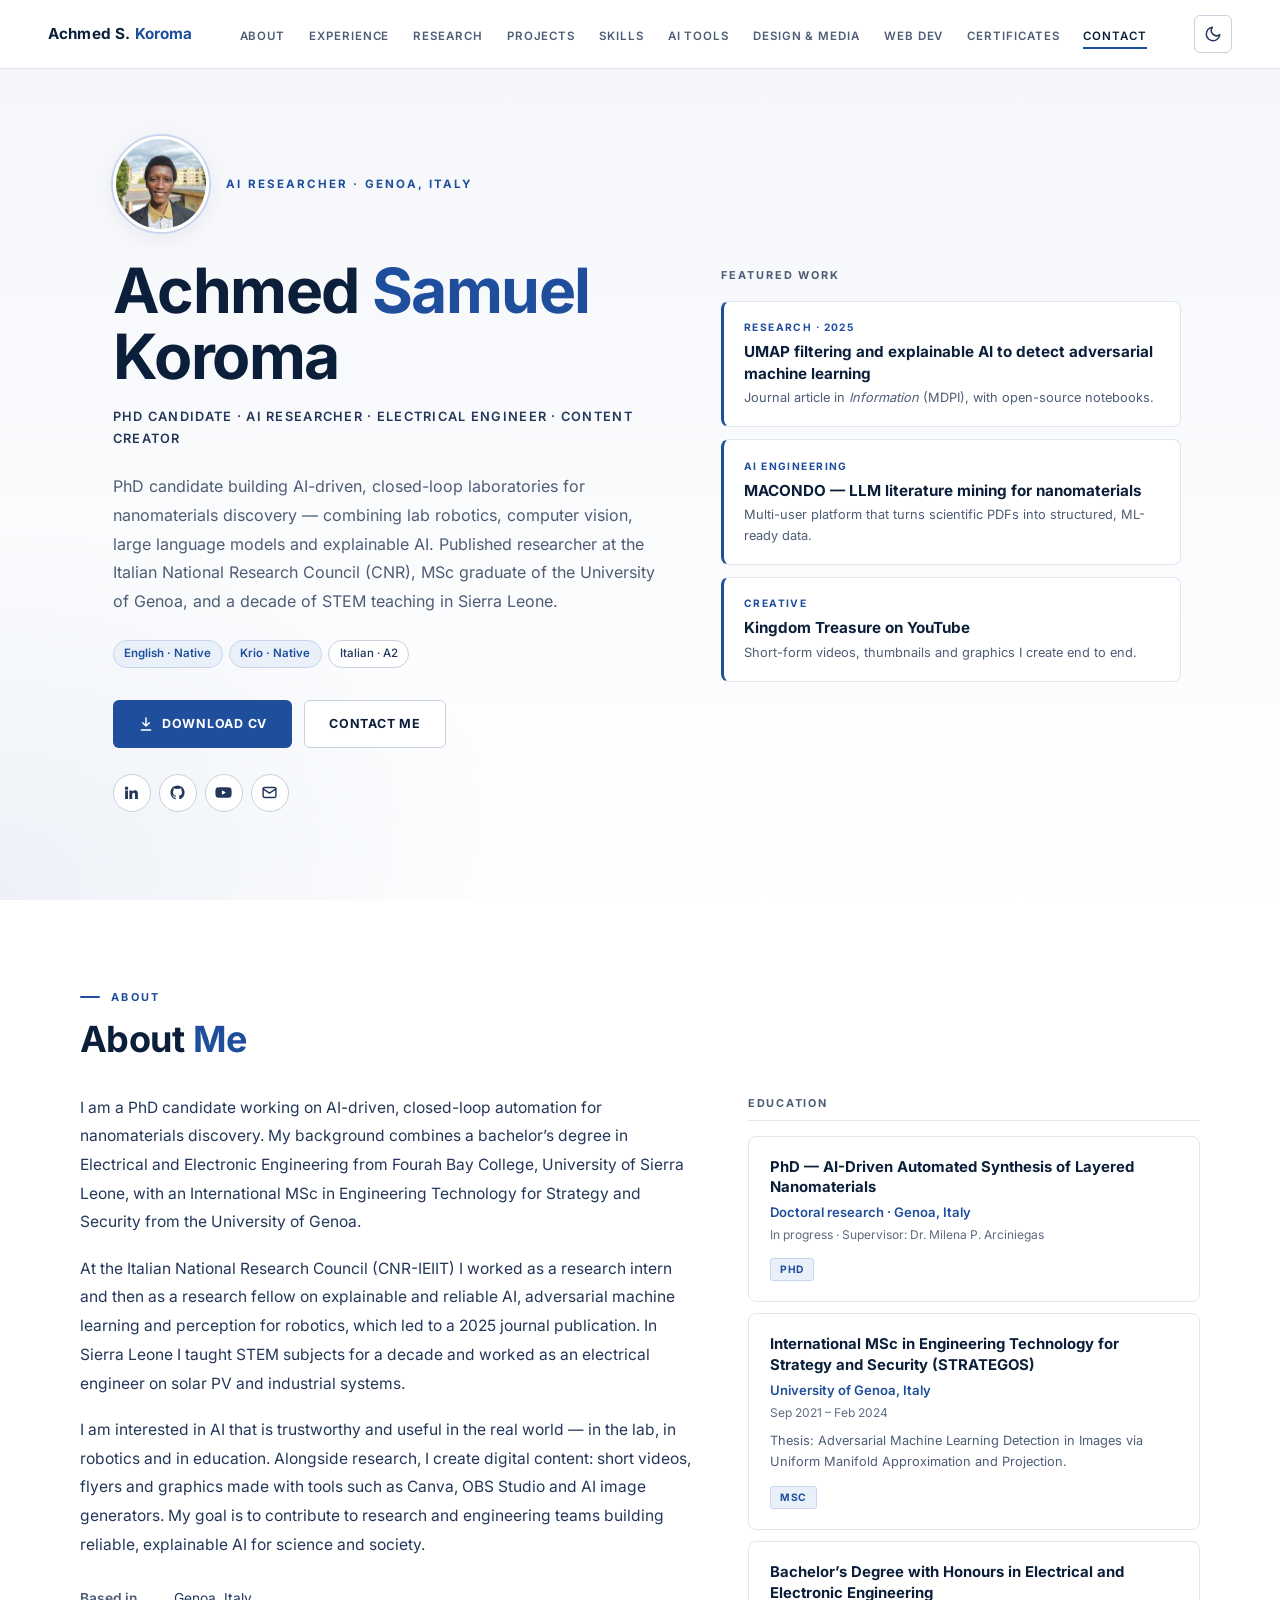
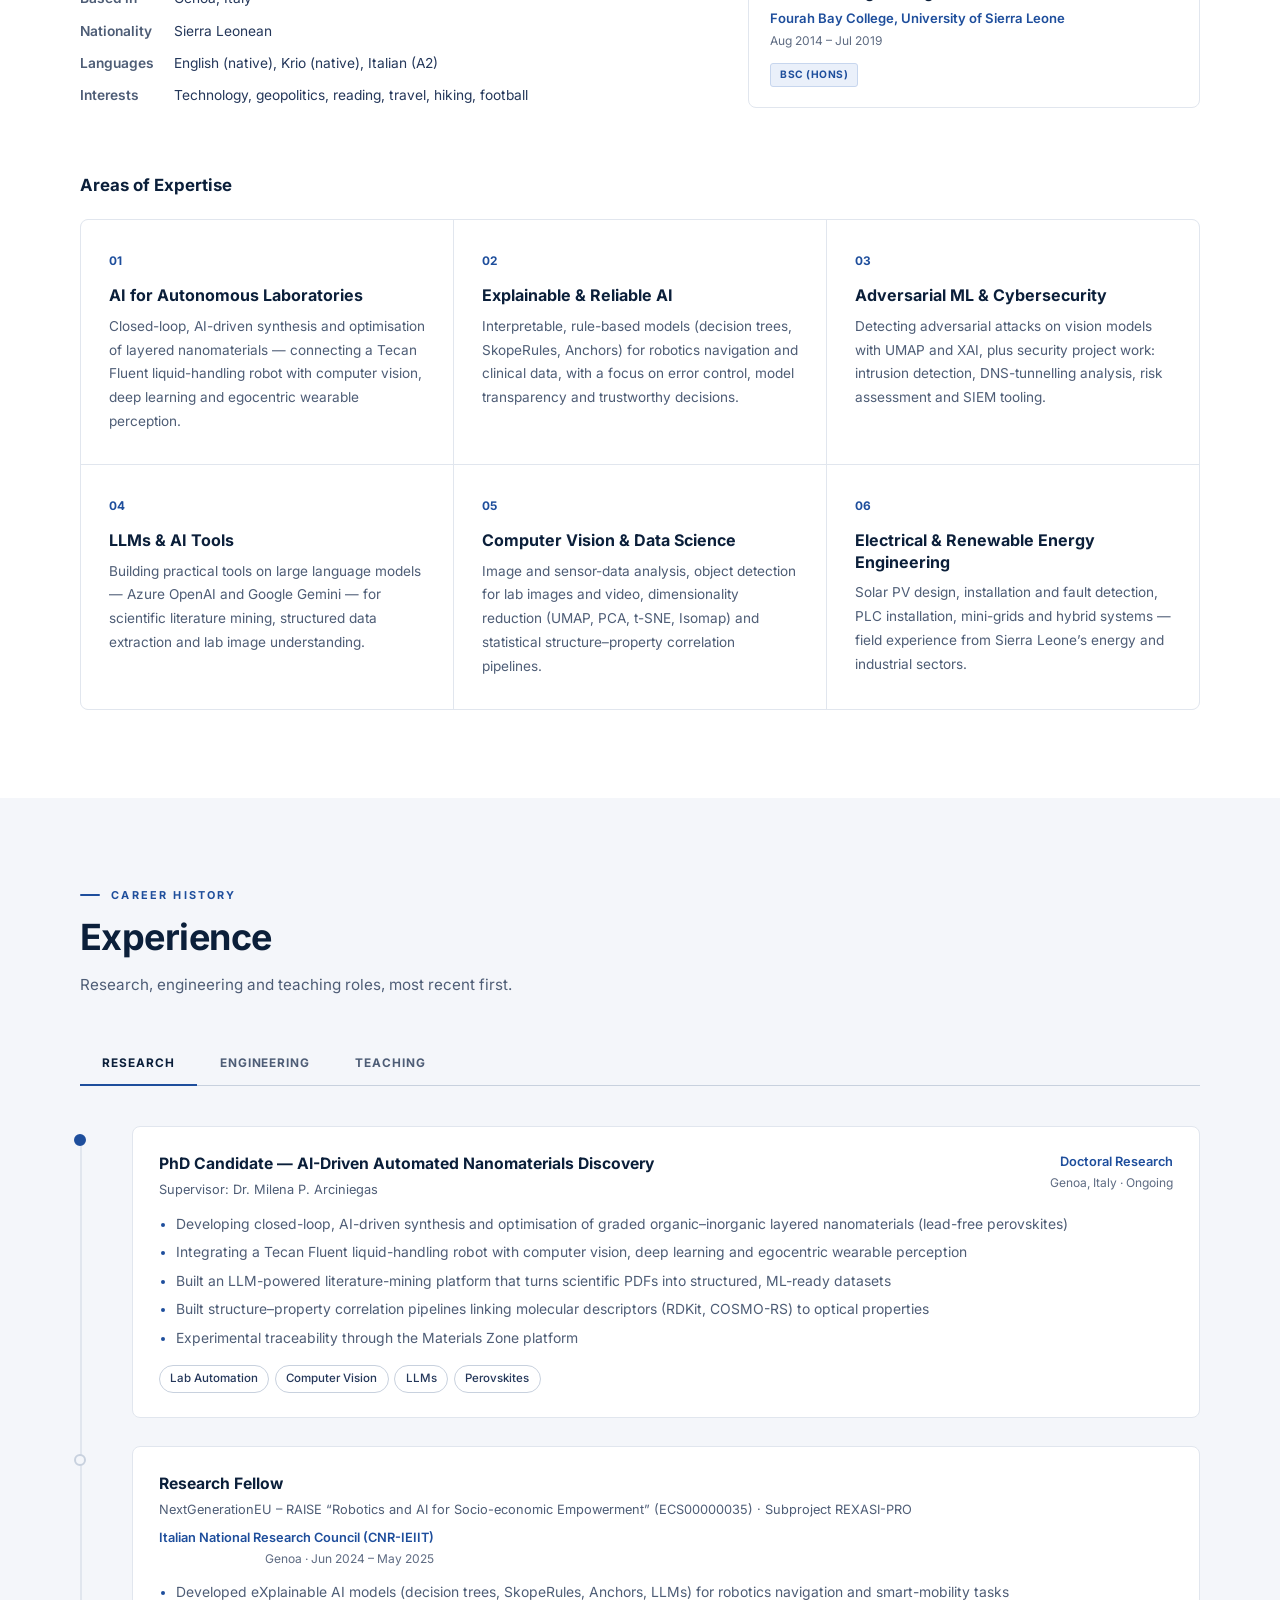
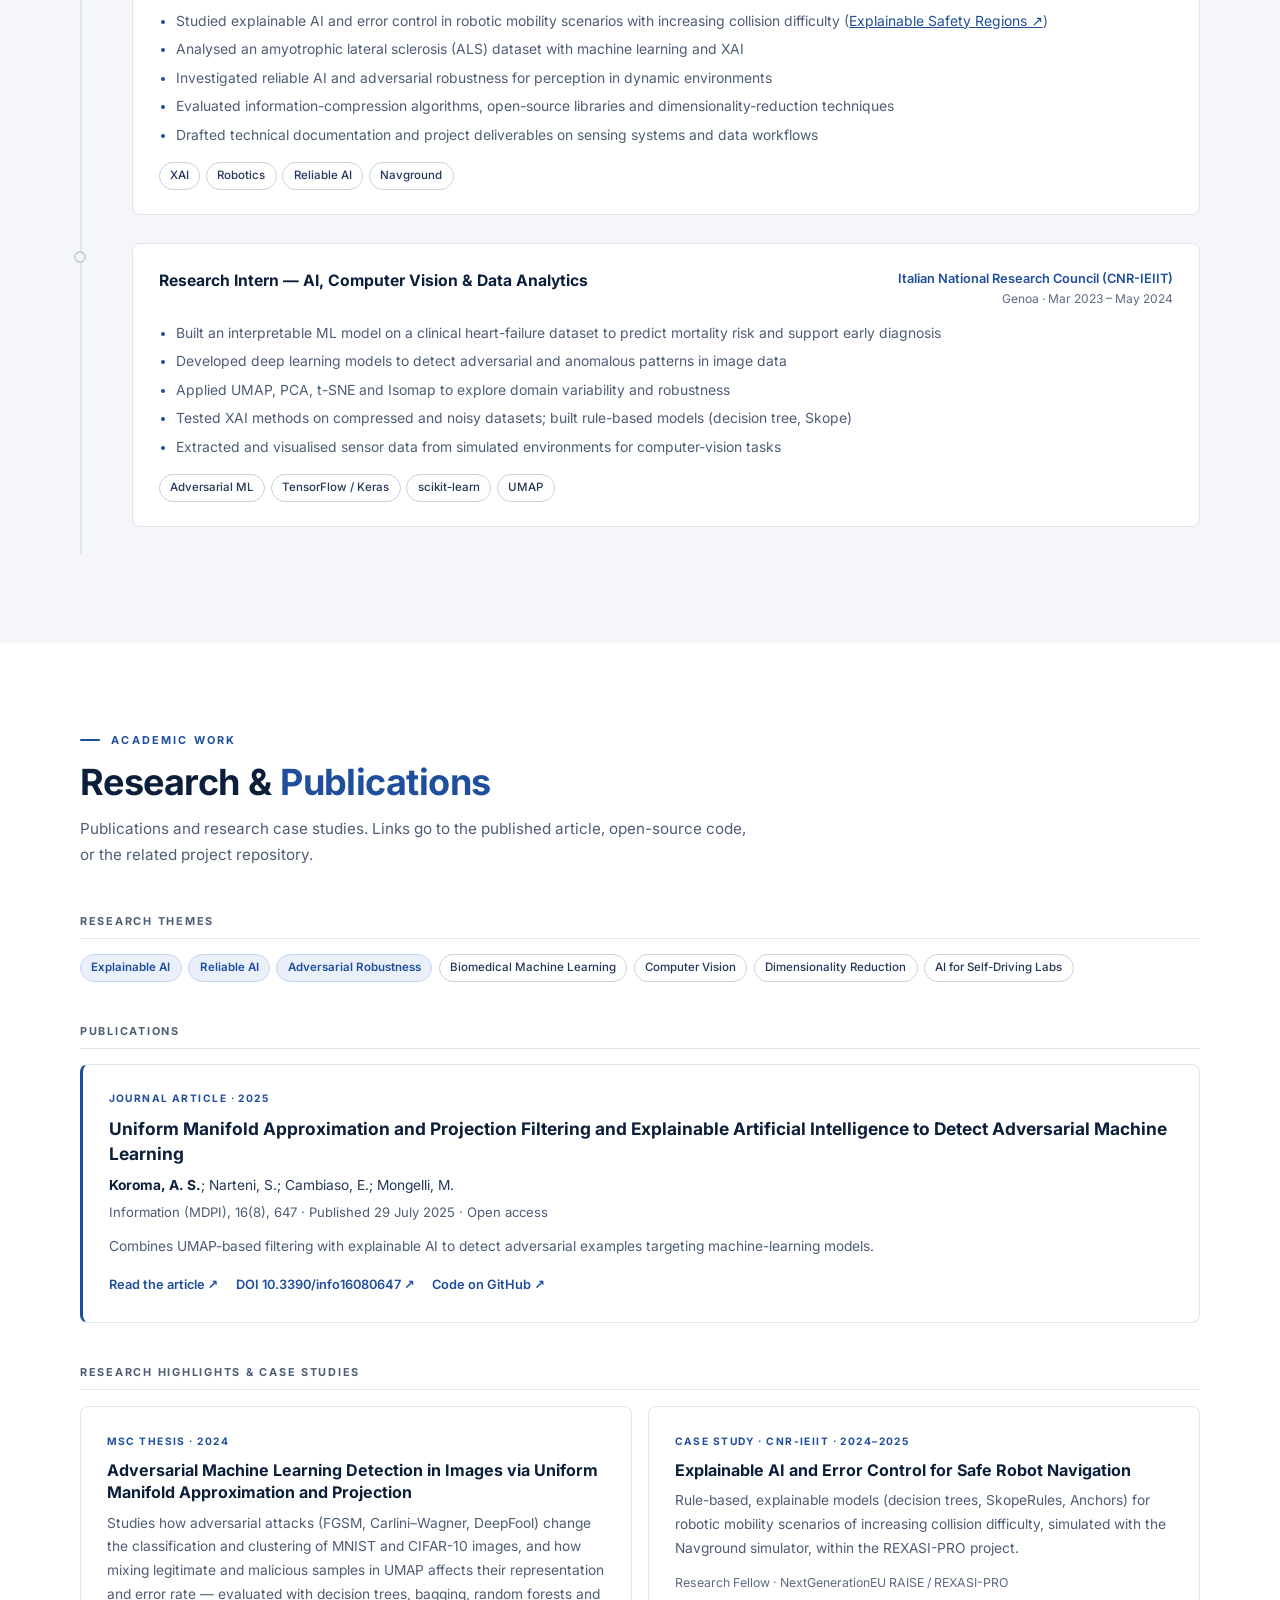
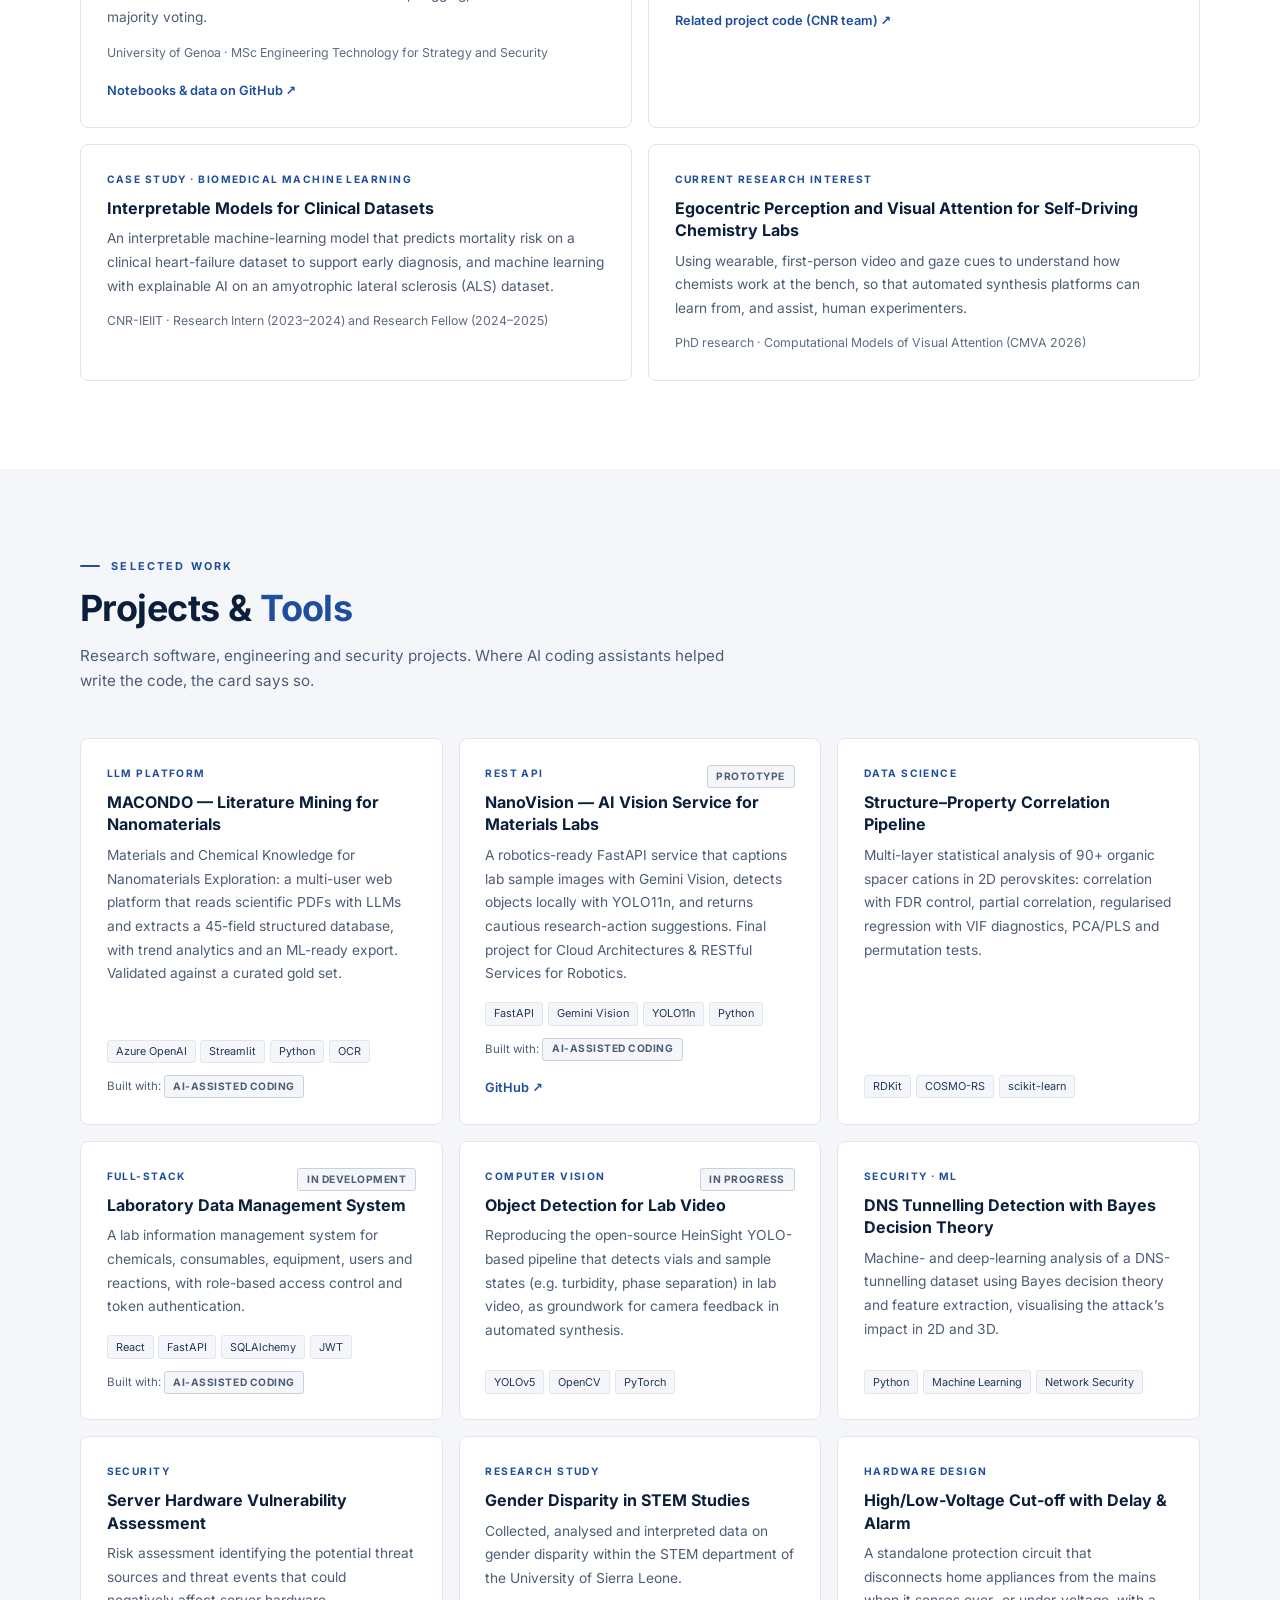
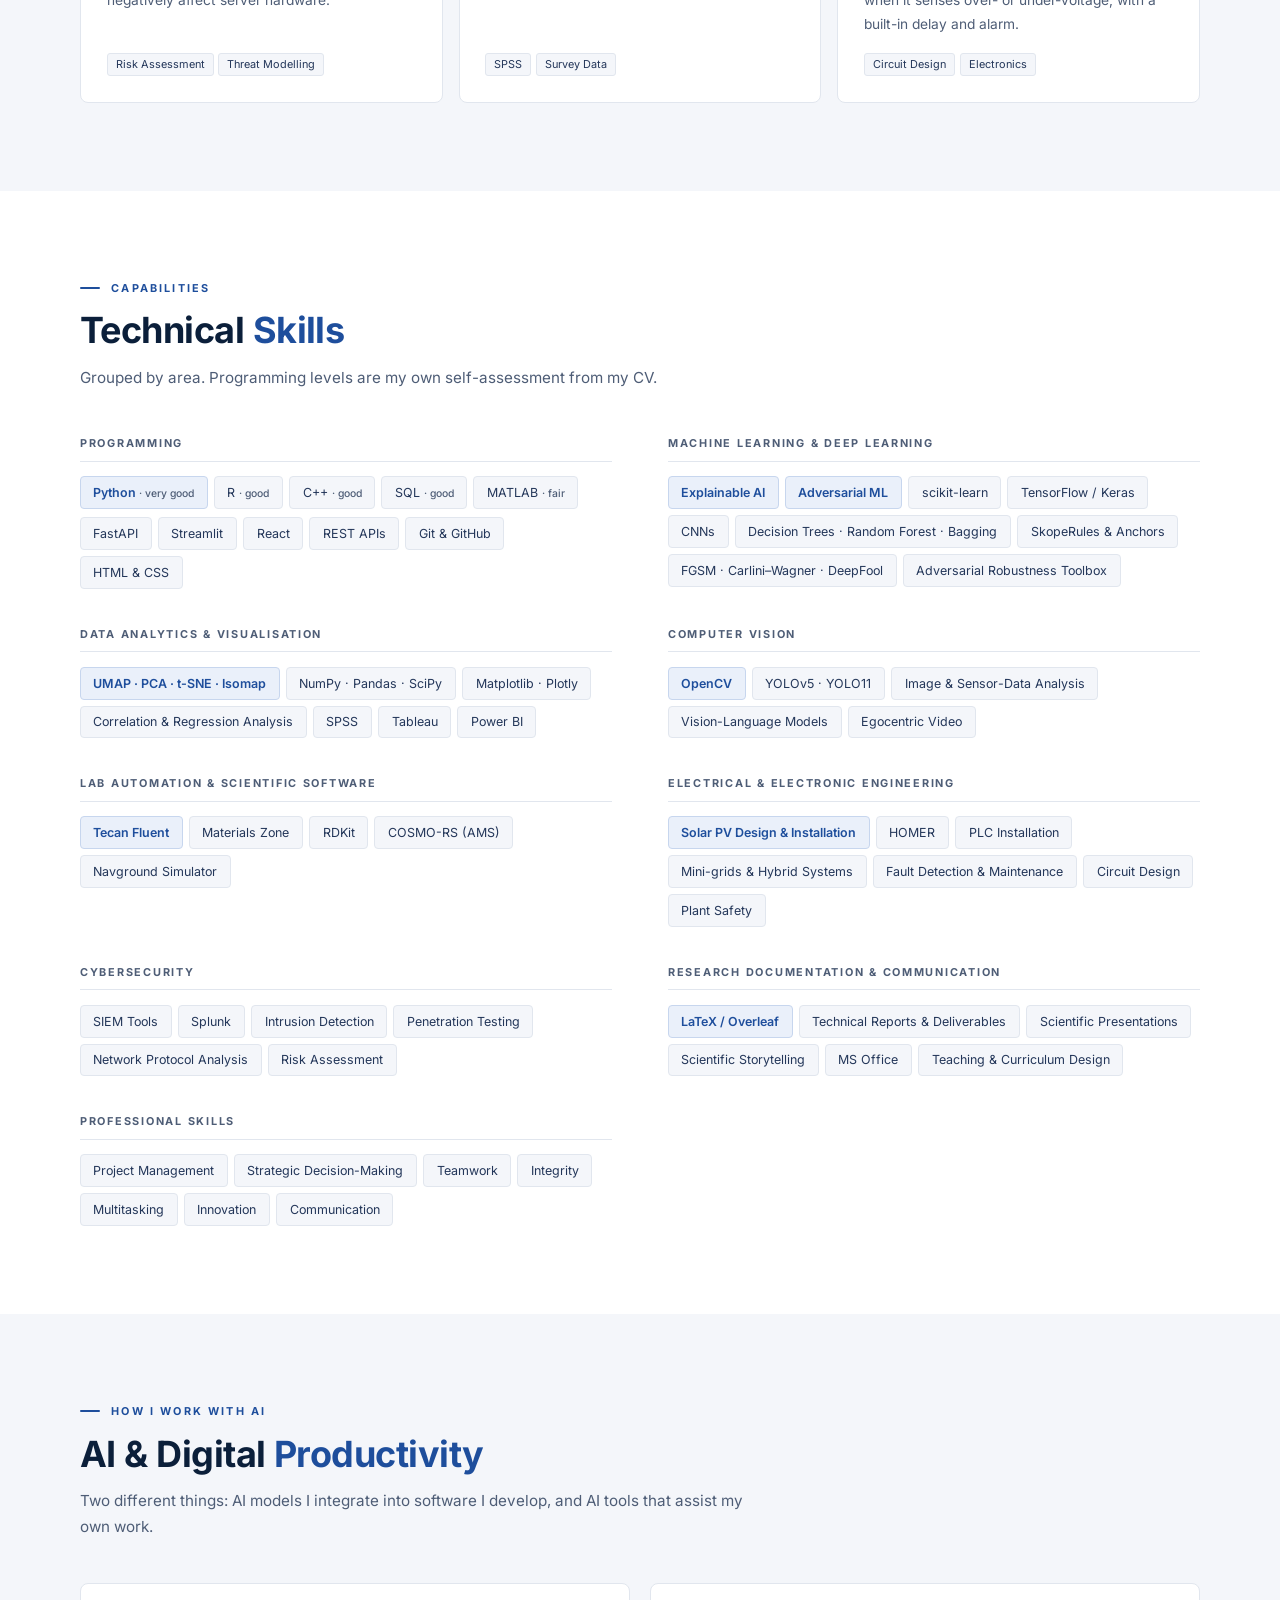
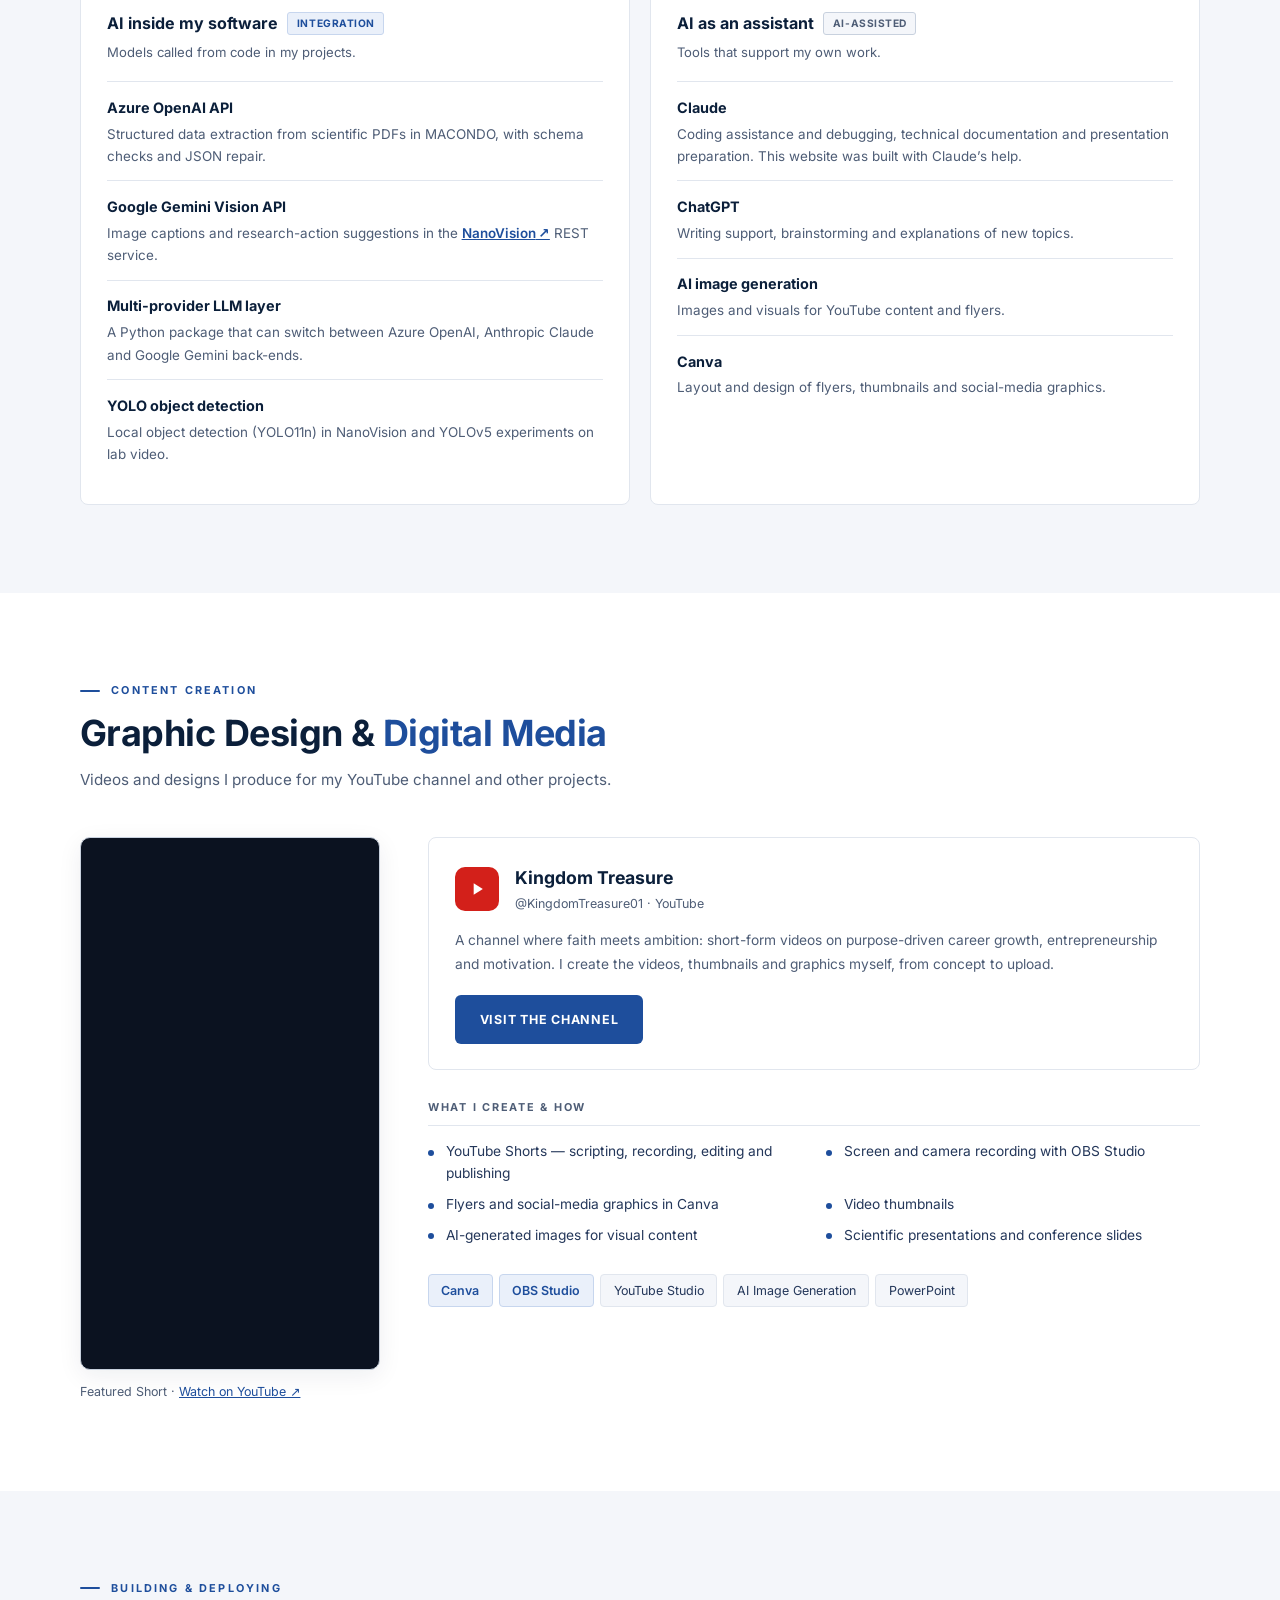
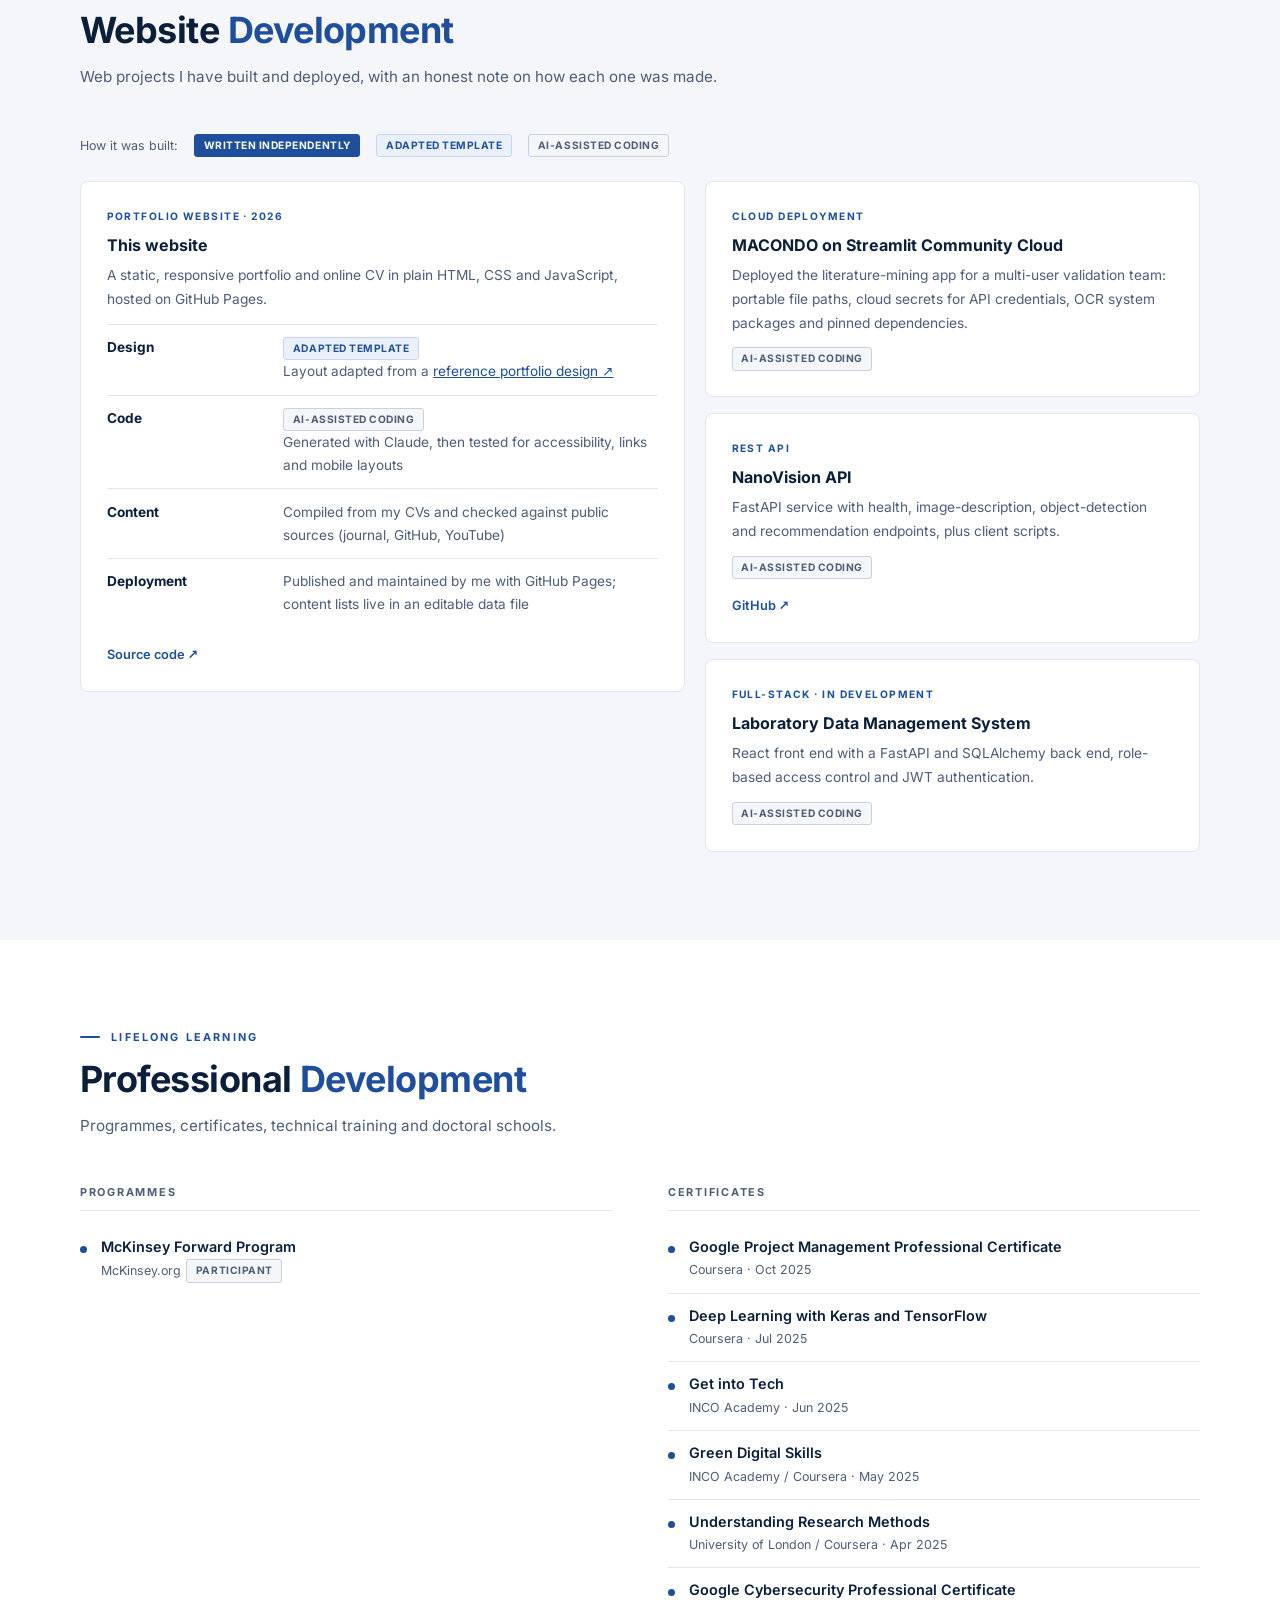
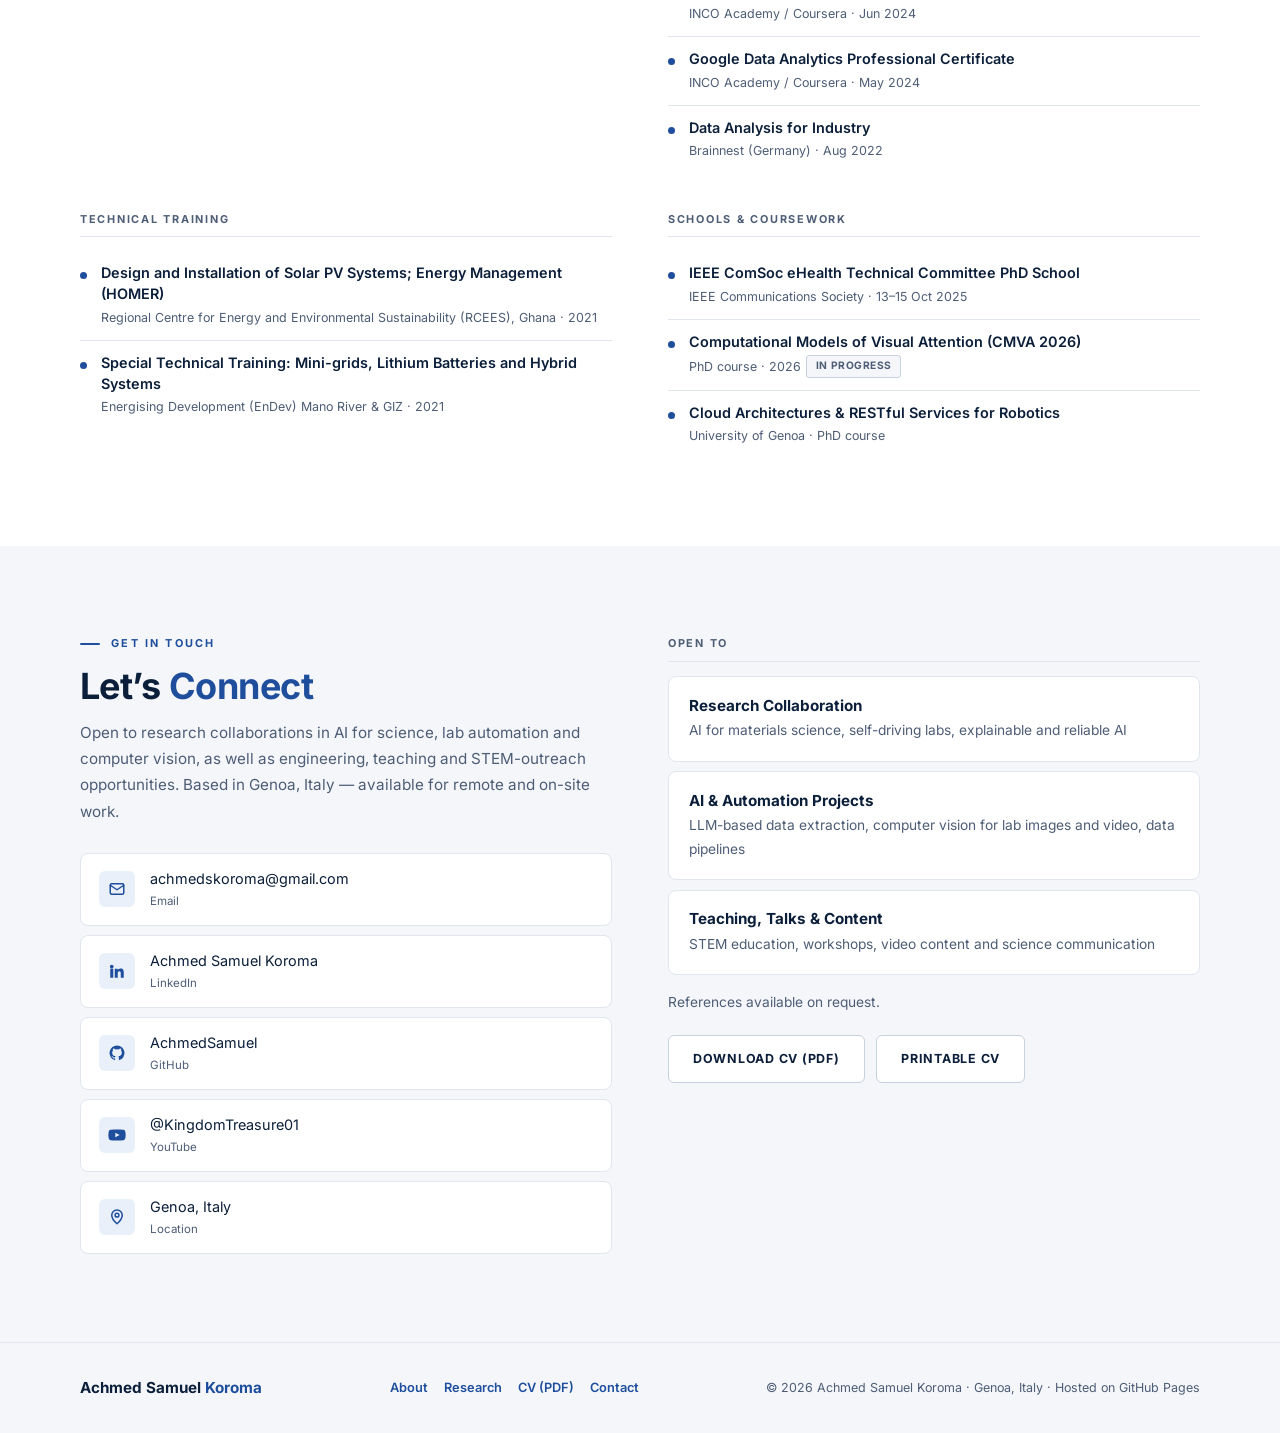
<file: achmed-s-koroma-cv-model2/achmed-s-koroma/index.html>
<!DOCTYPE html>
<html lang="en">
<head>
  <meta charset="UTF-8" />
  <meta name="viewport" content="width=device-width, initial-scale=1.0" />
  <title>Achmed Samuel Koroma | AI Researcher · Electrical Engineer · Digital Creator</title>
  <meta name="description" content="Achmed Samuel Koroma — PhD candidate and AI researcher in Genoa, Italy. Explainable and reliable AI, adversarial machine learning, computer vision, electrical engineering, and digital content creation." />
  <meta name="author" content="Achmed Samuel Koroma" />
  <meta name="theme-color" content="#1E4E9C" />
  <meta property="og:type" content="profile" />
  <meta property="og:title" content="Achmed Samuel Koroma | AI Researcher · Electrical Engineer · Digital Creator" />
  <meta property="og:description" content="Explainable & reliable AI, adversarial ML, computer vision, lab automation and electrical engineering. Genoa, Italy." />
  <meta property="og:image" content="assets/profile.jpg" />
  <meta name="twitter:card" content="summary" />
  <link rel="icon" href="data:image/svg+xml,%3Csvg xmlns='http://www.w3.org/2000/svg' viewBox='0 0 64 64'%3E%3Crect width='64' height='64' rx='12' fill='%231E4E9C'/%3E%3Ctext x='32' y='42' font-family='Arial,sans-serif' font-weight='700' font-size='26' text-anchor='middle' fill='%23fff'%3EAK%3C/text%3E%3C/svg%3E" />
  <link rel="preload" href="assets/fonts/inter-latin-400-normal.woff2" as="font" type="font/woff2" crossorigin />
  <link rel="preload" href="assets/fonts/inter-latin-700-normal.woff2" as="font" type="font/woff2" crossorigin />
  <link rel="stylesheet" href="styles.css" />
  <script>
    /* Apply saved theme before paint (default: light). */
    (function () {
      var t = null;
      try { t = localStorage.getItem('theme'); } catch (e) {}
      if (t === 'dark') document.documentElement.setAttribute('data-theme', 'dark');
      document.documentElement.classList.add('js');
    })();
  </script>
  <script type="application/ld+json">
  {
    "@context": "https://schema.org",
    "@type": "Person",
    "name": "Achmed Samuel Koroma",
    "jobTitle": "PhD Candidate · AI Researcher",
    "email": "mailto:achmedskoroma@gmail.com",
    "address": { "@type": "PostalAddress", "addressLocality": "Genoa", "addressCountry": "IT" },
    "alumniOf": ["University of Genoa", "Fourah Bay College, University of Sierra Leone"],
    "sameAs": [
      "https://www.linkedin.com/in/achmed-samuel-koroma-2b7521202/",
      "https://github.com/AchmedSamuel",
      "https://www.youtube.com/@KingdomTreasure01"
    ]
  }
  </script>
</head>
<body>
<a class="skip-link" href="#main">Skip to content</a>

<!-- ============================== NAV ============================== -->
<header class="site-nav" id="site-nav">
  <a href="#home" class="nav-brand">Achmed S. <span>Koroma</span></a>
  <nav aria-label="Main">
    <ul class="nav-links" id="nav-links">
      <li><a href="#about">About</a></li>
      <li><a href="#experience">Experience</a></li>
      <li><a href="#research">Research</a></li>
      <li><a href="#projects">Projects</a></li>
      <li><a href="#skills">Skills</a></li>
      <li><a href="#ai">AI Tools</a></li>
      <li><a href="#media">Design &amp; Media</a></li>
      <li><a href="#web">Web Dev</a></li>
      <li><a href="#development">Certificates</a></li>
      <li><a href="#contact">Contact</a></li>
    </ul>
  </nav>
  <div class="nav-actions">
    <button class="icon-btn theme-toggle" id="theme-toggle" type="button" aria-label="Switch to dark theme" aria-pressed="false">
      <svg class="icon-moon" viewBox="0 0 24 24" fill="none" stroke="currentColor" stroke-width="2" stroke-linecap="round" stroke-linejoin="round" aria-hidden="true"><path d="M21 12.8A9 9 0 1 1 11.2 3a7 7 0 0 0 9.8 9.8z"/></svg>
      <svg class="icon-sun" viewBox="0 0 24 24" fill="none" stroke="currentColor" stroke-width="2" stroke-linecap="round" aria-hidden="true"><circle cx="12" cy="12" r="4.5"/><path d="M12 2v2M12 20v2M4.9 4.9l1.4 1.4M17.7 17.7l1.4 1.4M2 12h2M20 12h2M4.9 19.1l1.4-1.4M17.7 6.3l1.4-1.4"/></svg>
    </button>
    <button class="icon-btn menu-toggle" id="menu-toggle" type="button" aria-label="Open menu" aria-expanded="false" aria-controls="nav-links">
      <svg viewBox="0 0 24 24" fill="none" stroke="currentColor" stroke-width="2" stroke-linecap="round" aria-hidden="true"><path d="M4 7h16M4 12h16M4 17h16"/></svg>
    </button>
  </div>
</header>

<main id="main">

<!-- ============================== A. HOME ============================== -->
<section id="home" aria-labelledby="hero-name">
  <div class="hero-left">
    <div class="hero-id">
      <img class="hero-photo" src="assets/profile-240.jpg" alt="Portrait of Achmed Samuel Koroma" width="96" height="96" />
      <div class="hero-overline">AI Researcher &middot; Genoa, Italy</div>
    </div>
    <h1 class="hero-name" id="hero-name">Achmed <em>Samuel</em><br>Koroma</h1>
    <p class="hero-role">PhD Candidate &middot; AI Researcher &middot; Electrical Engineer &middot; Content Creator</p>
    <p class="hero-summary">
      PhD candidate building AI-driven, closed-loop laboratories for nanomaterials discovery &mdash;
      combining lab robotics, computer vision, large language models and explainable AI.
      Published researcher at the Italian National Research Council (CNR), MSc graduate of the
      University of Genoa, and a decade of STEM teaching in Sierra Leone.
    </p>
    <div class="chip-row" aria-label="Languages">
      <span class="chip strong">English &middot; Native</span>
      <span class="chip strong">Krio &middot; Native</span>
      <span class="chip">Italian &middot; A2</span>
    </div>
    <div class="hero-ctas">
      <a href="assets/cv/Achmed_Samuel_Koroma_CV.pdf" class="btn btn-primary" download>
        <svg viewBox="0 0 24 24" fill="none" stroke="currentColor" stroke-width="2.2" stroke-linecap="round" stroke-linejoin="round" aria-hidden="true"><path d="M12 3v12M7 10l5 5 5-5M5 21h14"/></svg>
        Download CV <span class="sr-only">(PDF)</span>
      </a>
      <a href="#contact" class="btn btn-outline">Contact Me</a>
    </div>
    <div class="social-row">
      <a href="https://www.linkedin.com/in/achmed-samuel-koroma-2b7521202/" target="_blank" rel="noopener" aria-label="LinkedIn profile (opens in a new tab)">
        <svg viewBox="0 0 24 24" fill="currentColor" aria-hidden="true"><path d="M4.98 3.5a2.5 2.5 0 1 1 0 5 2.5 2.5 0 0 1 0-5zM3 9h4v12H3zM9 9h3.8v1.7h.05c.53-1 1.83-2.05 3.77-2.05C20.6 8.65 21 11.3 21 14.7V21h-4v-5.6c0-1.34-.03-3.06-1.86-3.06-1.87 0-2.15 1.46-2.15 2.96V21H9z"/></svg>
      </a>
      <a href="https://github.com/AchmedSamuel" target="_blank" rel="noopener" aria-label="GitHub profile (opens in a new tab)">
        <svg viewBox="0 0 24 24" fill="currentColor" aria-hidden="true"><path d="M12 2a10 10 0 0 0-3.16 19.49c.5.09.68-.22.68-.48v-1.7c-2.78.6-3.37-1.34-3.37-1.34-.45-1.16-1.11-1.47-1.11-1.47-.91-.62.07-.6.07-.6 1 .07 1.53 1.03 1.53 1.03.9 1.52 2.34 1.08 2.91.83.09-.65.35-1.08.63-1.33-2.22-.25-4.55-1.11-4.55-4.94 0-1.09.39-1.98 1.03-2.68-.1-.25-.45-1.27.1-2.64 0 0 .84-.27 2.75 1.02a9.5 9.5 0 0 1 5 0c1.91-1.29 2.75-1.02 2.75-1.02.55 1.37.2 2.39.1 2.64.64.7 1.03 1.59 1.03 2.68 0 3.84-2.34 4.68-4.57 4.93.36.31.68.92.68 1.85v2.74c0 .27.18.58.69.48A10 10 0 0 0 12 2z"/></svg>
      </a>
      <a href="https://www.youtube.com/@KingdomTreasure01" target="_blank" rel="noopener" aria-label="YouTube channel (opens in a new tab)">
        <svg viewBox="0 0 24 24" fill="currentColor" aria-hidden="true"><path d="M23 7.2a3 3 0 0 0-2.1-2.1C19 4.6 12 4.6 12 4.6s-7 0-8.9.5A3 3 0 0 0 1 7.2 31 31 0 0 0 .5 12 31 31 0 0 0 1 16.8a3 3 0 0 0 2.1 2.1c1.9.5 8.9.5 8.9.5s7 0 8.9-.5a3 3 0 0 0 2.1-2.1c.4-1.6.5-3.2.5-4.8s-.1-3.2-.5-4.8zM9.75 15.02V8.98L15.5 12z"/></svg>
      </a>
      <a href="mailto:achmedskoroma@gmail.com" aria-label="Email achmedskoroma@gmail.com">
        <svg viewBox="0 0 24 24" fill="none" stroke="currentColor" stroke-width="2" stroke-linecap="round" stroke-linejoin="round" aria-hidden="true"><rect x="3" y="5" width="18" height="14" rx="2"/><path d="m3 7 9 6 9-6"/></svg>
      </a>
    </div>
  </div>

  <div class="hero-right">
    <div class="featured-label">Featured Work</div>
    <div class="featured-list">
      <a class="featured" href="#research">
        <div class="card-kind">Research &middot; 2025</div>
        <div class="featured-title">UMAP filtering and explainable AI to detect adversarial machine learning</div>
        <div class="featured-text">Journal article in <em>Information</em> (MDPI), with open-source notebooks.</div>
      </a>
      <a class="featured" href="#projects">
        <div class="card-kind">AI Engineering</div>
        <div class="featured-title">MACONDO &mdash; LLM literature mining for nanomaterials</div>
        <div class="featured-text">Multi-user platform that turns scientific PDFs into structured, ML-ready data.</div>
      </a>
      <a class="featured" href="#media">
        <div class="card-kind">Creative</div>
        <div class="featured-title">Kingdom Treasure on YouTube</div>
        <div class="featured-text">Short-form videos, thumbnails and graphics I create end to end.</div>
      </a>
    </div>
  </div>
</section>

<!-- ============================== B. ABOUT ============================== -->
<section id="about" aria-labelledby="about-title">
  <div class="container">
    <div class="sec-label reveal">About</div>
    <h2 class="sec-title reveal" id="about-title">About <em>Me</em></h2>
    <div class="about-layout" style="margin-top:2rem">
      <div class="about-text reveal">
        <p>I am a PhD candidate working on AI-driven, closed-loop automation for nanomaterials discovery. My background combines a bachelor&rsquo;s degree in Electrical and Electronic Engineering from Fourah Bay College, University of Sierra Leone, with an International MSc in Engineering Technology for Strategy and Security from the University of Genoa.</p>
        <p>At the Italian National Research Council (CNR-IEIIT) I worked as a research intern and then as a research fellow on explainable and reliable AI, adversarial machine learning and perception for robotics, which led to a 2025 journal publication. In Sierra Leone I taught STEM subjects for a decade and worked as an electrical engineer on solar PV and industrial systems.</p>
        <p>I am interested in AI that is trustworthy and useful in the real world &mdash; in the lab, in robotics and in education. Alongside research, I create digital content: short videos, flyers and graphics made with tools such as Canva, OBS Studio and AI image generators. My goal is to contribute to research and engineering teams building reliable, explainable AI for science and society.</p>
        <dl class="facts">
          <dt>Based in</dt><dd>Genoa, Italy</dd>
          <dt>Nationality</dt><dd>Sierra Leonean</dd>
          <dt>Languages</dt><dd>English (native), Krio (native), Italian (A2)</dd>
          <dt>Interests</dt><dd>Technology, geopolitics, reading, travel, hiking, football</dd>
        </dl>
      </div>
      <div class="reveal">
        <div class="group-title">Education</div>
        <div class="edu-card">
          <div class="edu-degree">PhD &mdash; AI-Driven Automated Synthesis of Layered Nanomaterials</div>
          <div class="edu-school">Doctoral research &middot; Genoa, Italy</div>
          <div class="edu-year">In progress &middot; Supervisor: Dr. Milena P. Arciniegas</div>
          <span class="badge">PhD</span>
        </div>
        <div class="edu-card">
          <div class="edu-degree">International MSc in Engineering Technology for Strategy and Security (STRATEGOS)</div>
          <div class="edu-school">University of Genoa, Italy</div>
          <div class="edu-year">Sep 2021 &ndash; Feb 2024</div>
          <p class="edu-note">Thesis: Adversarial Machine Learning Detection in Images via Uniform Manifold Approximation and Projection.</p>
          <span class="badge">MSc</span>
        </div>
        <div class="edu-card">
          <div class="edu-degree">Bachelor&rsquo;s Degree with Honours in Electrical and Electronic Engineering</div>
          <div class="edu-school">Fourah Bay College, University of Sierra Leone</div>
          <div class="edu-year">Aug 2014 &ndash; Jul 2019</div>
          <span class="badge">BSc (Hons)</span>
        </div>
      </div>
    </div>

    <h3 class="sub-title reveal">Areas of Expertise</h3>
    <div class="expertise-grid">
      <div class="exp-card reveal">
        <span class="exp-num">01</span>
        <div class="exp-title">AI for Autonomous Laboratories</div>
        <p class="exp-desc">Closed-loop, AI-driven synthesis and optimisation of layered nanomaterials &mdash; connecting a Tecan Fluent liquid-handling robot with computer vision, deep learning and egocentric wearable perception.</p>
      </div>
      <div class="exp-card reveal">
        <span class="exp-num">02</span>
        <div class="exp-title">Explainable &amp; Reliable AI</div>
        <p class="exp-desc">Interpretable, rule-based models (decision trees, SkopeRules, Anchors) for robotics navigation and clinical data, with a focus on error control, model transparency and trustworthy decisions.</p>
      </div>
      <div class="exp-card reveal">
        <span class="exp-num">03</span>
        <div class="exp-title">Adversarial ML &amp; Cybersecurity</div>
        <p class="exp-desc">Detecting adversarial attacks on vision models with UMAP and XAI, plus security project work: intrusion detection, DNS-tunnelling analysis, risk assessment and SIEM tooling.</p>
      </div>
      <div class="exp-card reveal">
        <span class="exp-num">04</span>
        <div class="exp-title">LLMs &amp; AI Tools</div>
        <p class="exp-desc">Building practical tools on large language models &mdash; Azure OpenAI and Google Gemini &mdash; for scientific literature mining, structured data extraction and lab image understanding.</p>
      </div>
      <div class="exp-card reveal">
        <span class="exp-num">05</span>
        <div class="exp-title">Computer Vision &amp; Data Science</div>
        <p class="exp-desc">Image and sensor-data analysis, object detection for lab images and video, dimensionality reduction (UMAP, PCA, t-SNE, Isomap) and statistical structure&ndash;property correlation pipelines.</p>
      </div>
      <div class="exp-card reveal">
        <span class="exp-num">06</span>
        <div class="exp-title">Electrical &amp; Renewable Energy Engineering</div>
        <p class="exp-desc">Solar PV design, installation and fault detection, PLC installation, mini-grids and hybrid systems &mdash; field experience from Sierra Leone&rsquo;s energy and industrial sectors.</p>
      </div>
    </div>
  </div>
</section>

<!-- ============================== C. EXPERIENCE ============================== -->
<section id="experience" class="alt" aria-labelledby="exp-title">
  <div class="container">
    <div class="sec-label reveal">Career History</div>
    <h2 class="sec-title reveal" id="exp-title">Experience</h2>
    <p class="sec-intro reveal">Research, engineering and teaching roles, most recent first.</p>

    <div class="exp-tabs reveal" role="tablist" aria-label="Experience categories">
      <button class="tab-btn" role="tab" id="tb-research" aria-controls="tab-research" aria-selected="true" type="button">Research</button>
      <button class="tab-btn" role="tab" id="tb-engineering" aria-controls="tab-engineering" aria-selected="false" tabindex="-1" type="button">Engineering</button>
      <button class="tab-btn" role="tab" id="tb-teaching" aria-controls="tab-teaching" aria-selected="false" tabindex="-1" type="button">Teaching</button>
    </div>

    <div class="tab-panel" id="tab-research" role="tabpanel" aria-labelledby="tb-research" tabindex="0">
      <div class="timeline">
        <div class="t-item">
          <div class="t-dot now"></div>
          <article class="t-card">
            <div class="t-header">
              <div>
                <h3 class="t-title">PhD Candidate &mdash; AI-Driven Automated Nanomaterials Discovery</h3>
                <div class="t-sub">Supervisor: Dr. Milena P. Arciniegas</div>
              </div>
              <div class="t-meta"><div class="t-org">Doctoral Research</div><div class="t-date">Genoa, Italy &middot; Ongoing</div></div>
            </div>
            <div class="t-body">
              <ul>
                <li>Developing closed-loop, AI-driven synthesis and optimisation of graded organic&ndash;inorganic layered nanomaterials (lead-free perovskites)</li>
                <li>Integrating a Tecan Fluent liquid-handling robot with computer vision, deep learning and egocentric wearable perception</li>
                <li>Built an LLM-powered literature-mining platform that turns scientific PDFs into structured, ML-ready datasets</li>
                <li>Built structure&ndash;property correlation pipelines linking molecular descriptors (RDKit, COSMO-RS) to optical properties</li>
                <li>Experimental traceability through the Materials Zone platform</li>
              </ul>
              <div class="t-tags"><span class="chip">Lab Automation</span><span class="chip">Computer Vision</span><span class="chip">LLMs</span><span class="chip">Perovskites</span></div>
            </div>
          </article>
        </div>

        <div class="t-item">
          <div class="t-dot"></div>
          <article class="t-card">
            <div class="t-header">
              <div>
                <h3 class="t-title">Research Fellow</h3>
                <div class="t-sub">NextGenerationEU &ndash; RAISE &ldquo;Robotics and AI for Socio-economic Empowerment&rdquo; (ECS00000035) &middot; Subproject REXASI-PRO</div>
              </div>
              <div class="t-meta"><div class="t-org">Italian National Research Council (CNR-IEIIT)</div><div class="t-date">Genoa &middot; Jun 2024 &ndash; May 2025</div></div>
            </div>
            <div class="t-body">
              <ul>
                <li>Developed eXplainable AI models (decision trees, SkopeRules, Anchors, LLMs) for robotics navigation and smart-mobility tasks</li>
                <li>Studied explainable AI and error control in robotic mobility scenarios with increasing collision difficulty (<a href="https://github.com/saranrt95/ExplainableSafetyRegions" target="_blank" rel="noopener" class="ext">Explainable Safety Regions</a>)</li>
                <li>Analysed an amyotrophic lateral sclerosis (ALS) dataset with machine learning and XAI</li>
                <li>Investigated reliable AI and adversarial robustness for perception in dynamic environments</li>
                <li>Evaluated information-compression algorithms, open-source libraries and dimensionality-reduction techniques</li>
                <li>Drafted technical documentation and project deliverables on sensing systems and data workflows</li>
              </ul>
              <div class="t-tags"><span class="chip">XAI</span><span class="chip">Robotics</span><span class="chip">Reliable AI</span><span class="chip">Navground</span></div>
            </div>
          </article>
        </div>

        <div class="t-item">
          <div class="t-dot"></div>
          <article class="t-card">
            <div class="t-header">
              <div><h3 class="t-title">Research Intern &mdash; AI, Computer Vision &amp; Data Analytics</h3></div>
              <div class="t-meta"><div class="t-org">Italian National Research Council (CNR-IEIIT)</div><div class="t-date">Genoa &middot; Mar 2023 &ndash; May 2024</div></div>
            </div>
            <div class="t-body">
              <ul>
                <li>Built an interpretable ML model on a clinical heart-failure dataset to predict mortality risk and support early diagnosis</li>
                <li>Developed deep learning models to detect adversarial and anomalous patterns in image data</li>
                <li>Applied UMAP, PCA, t-SNE and Isomap to explore domain variability and robustness</li>
                <li>Tested XAI methods on compressed and noisy datasets; built rule-based models (decision tree, Skope)</li>
                <li>Extracted and visualised sensor data from simulated environments for computer-vision tasks</li>
              </ul>
              <div class="t-tags"><span class="chip">Adversarial ML</span><span class="chip">TensorFlow / Keras</span><span class="chip">scikit-learn</span><span class="chip">UMAP</span></div>
            </div>
          </article>
        </div>
      </div>
    </div>

    <div class="tab-panel" id="tab-engineering" role="tabpanel" aria-labelledby="tb-engineering" tabindex="0" hidden>
      <div class="timeline">
        <div class="t-item">
          <div class="t-dot"></div>
          <article class="t-card">
            <div class="t-header">
              <h3 class="t-title">Electrical Engineer</h3>
              <div class="t-meta"><div class="t-org">Freetown Innovation Lab</div><div class="t-date">Freetown, Sierra Leone &middot; 2020 &ndash; 2022</div></div>
            </div>
            <div class="t-body">
              <ul>
                <li>Installed solar PV systems and inspected PV solar plants</li>
                <li>Fault detection, maintenance and project coordination</li>
              </ul>
              <div class="t-tags"><span class="chip">Solar PV</span><span class="chip">Fault Detection</span><span class="chip">Project Coordination</span></div>
            </div>
          </article>
        </div>
        <div class="t-item">
          <div class="t-dot"></div>
          <article class="t-card">
            <div class="t-header">
              <h3 class="t-title">Enumerator</h3>
              <div class="t-meta"><div class="t-org">West Africa Rice Cooperation (WARC Group)</div><div class="t-date">Freetown &middot; 2019 &ndash; 2020</div></div>
            </div>
            <div class="t-body">
              <p>Field data collection for Freetown geo-mapping on property tax and evaluation.</p>
              <div class="t-tags"><span class="chip">Data Collection</span><span class="chip">Geo-mapping</span></div>
            </div>
          </article>
        </div>
        <div class="t-item">
          <div class="t-dot"></div>
          <article class="t-card">
            <div class="t-header">
              <h3 class="t-title">Electrical Engineering Intern</h3>
              <div class="t-meta"><div class="t-org">Heidelberg Cement Group</div><div class="t-date">Sierra Leone &middot; 2018 &ndash; 2019</div></div>
            </div>
            <div class="t-body">
              <ul>
                <li>Inspected electrical machines and devices on the plant site and detected electrical faults</li>
                <li>Repaired and maintained electrical equipment; assisted with PLC and photovoltaic installations</li>
              </ul>
              <div class="t-tags"><span class="chip">Industrial Maintenance</span><span class="chip">PLC</span><span class="chip">Plant Safety</span></div>
            </div>
          </article>
        </div>
      </div>
    </div>

    <div class="tab-panel" id="tab-teaching" role="tabpanel" aria-labelledby="tb-teaching" tabindex="0" hidden>
      <div class="timeline">
        <div class="t-item">
          <div class="t-dot"></div>
          <article class="t-card">
            <div class="t-header">
              <h3 class="t-title">Research &amp; Teaching Assistant &mdash; Electrical and Electronic Engineering</h3>
              <div class="t-meta"><div class="t-org">Ernest Bai Koroma University of Science and Technology</div><div class="t-date">Magburaka, Sierra Leone &middot; Jan 2021 &ndash; Feb 2022</div></div>
            </div>
            <div class="t-body">
              <ul>
                <li>Guided students in writing their final Higher National Diploma (HND) reports</li>
                <li>Taught mathematics and engineering courses (Higher &amp; Ordinary Diploma)</li>
                <li>Attended seminars and workshops on curriculum development and career growth</li>
              </ul>
              <div class="t-tags"><span class="chip">Higher Education</span><span class="chip">Supervision</span><span class="chip">Engineering</span></div>
            </div>
          </article>
        </div>
        <div class="t-item">
          <div class="t-dot"></div>
          <article class="t-card">
            <div class="t-header">
              <h3 class="t-title">Teacher &amp; Head of Science Department</h3>
              <div class="t-meta"><div class="t-org">Grace Community High School</div><div class="t-date">Freetown, Sierra Leone &middot; Oct 2011 &ndash; Dec 2021</div></div>
            </div>
            <div class="t-body">
              <ul>
                <li>Taught Physics, Chemistry, Biology, and Pure &amp; Applied Mathematics</li>
                <li>Led the Science department: curriculum development and annual school planning</li>
                <li>Supervised pupils and attended workshops on STEM education</li>
              </ul>
              <div class="t-tags"><span class="chip">STEM</span><span class="chip">Leadership</span><span class="chip">Curriculum Design</span></div>
            </div>
          </article>
        </div>
      </div>
    </div>
  </div>
</section>

<!-- ============================== D. RESEARCH ============================== -->
<section id="research" aria-labelledby="research-title">
  <div class="container">
    <div class="sec-label reveal">Academic Work</div>
    <h2 class="sec-title reveal" id="research-title">Research &amp; <em>Publications</em></h2>
    <p class="sec-intro reveal">Publications and research case studies. Links go to the published article, open-source code, or the related project repository.</p>
    <div class="themes reveal">
      <div class="group-title">Research Themes</div>
      <div class="chip-row">
        <span class="chip strong">Explainable AI</span><span class="chip strong">Reliable AI</span><span class="chip strong">Adversarial Robustness</span>
        <span class="chip">Biomedical Machine Learning</span><span class="chip">Computer Vision</span><span class="chip">Dimensionality Reduction</span><span class="chip">AI for Self-Driving Labs</span>
      </div>
    </div>
    <noscript><p class="noscript-note">Some lists on this page need JavaScript. The full details are in the <a href="assets/cv/Achmed_Samuel_Koroma_CV.pdf">PDF CV</a>.</p></noscript>
    <div class="group-title reveal">Publications</div>
    <div id="publications-list" class="reveal"></div>
    <div class="group-title reveal" style="margin-top:2.5rem">Research Highlights &amp; Case Studies</div>
    <div id="research-list" class="research-grid"></div>
  </div>
</section>

<!-- ============================== PROJECTS ============================== -->
<section id="projects" class="alt" aria-labelledby="projects-title">
  <div class="container">
    <div class="sec-label reveal">Selected Work</div>
    <h2 class="sec-title reveal" id="projects-title">Projects &amp; <em>Tools</em></h2>
    <p class="sec-intro reveal">Research software, engineering and security projects. Where AI coding assistants helped write the code, the card says so.</p>
    <div id="projects-list" class="proj-grid"></div>
  </div>
</section>

<!-- ============================== E. TECHNICAL SKILLS ============================== -->
<section id="skills" aria-labelledby="skills-title">
  <div class="container">
    <div class="sec-label reveal">Capabilities</div>
    <h2 class="sec-title reveal" id="skills-title">Technical <em>Skills</em></h2>
    <p class="sec-intro reveal">Grouped by area. Programming levels are my own self-assessment from my CV.</p>
    <div class="skills-grid">
      <div class="reveal">
        <div class="group-title">Programming</div>
        <div class="pill-row">
          <span class="pill key">Python <small>&middot; very good</small></span><span class="pill">R <small>&middot; good</small></span><span class="pill">C++ <small>&middot; good</small></span><span class="pill">SQL <small>&middot; good</small></span><span class="pill">MATLAB <small>&middot; fair</small></span>
        </div>
        <div class="pill-row" style="margin-top:.5rem">
          <span class="pill">FastAPI</span><span class="pill">Streamlit</span><span class="pill">React</span><span class="pill">REST APIs</span><span class="pill">Git &amp; GitHub</span><span class="pill">HTML &amp; CSS</span>
        </div>
      </div>
      <div class="reveal">
        <div class="group-title">Machine Learning &amp; Deep Learning</div>
        <div class="pill-row">
          <span class="pill key">Explainable AI</span><span class="pill key">Adversarial ML</span><span class="pill">scikit-learn</span><span class="pill">TensorFlow / Keras</span><span class="pill">CNNs</span><span class="pill">Decision Trees &middot; Random Forest &middot; Bagging</span><span class="pill">SkopeRules &amp; Anchors</span><span class="pill">FGSM &middot; Carlini&ndash;Wagner &middot; DeepFool</span><span class="pill">Adversarial Robustness Toolbox</span>
        </div>
      </div>
      <div class="reveal">
        <div class="group-title">Data Analytics &amp; Visualisation</div>
        <div class="pill-row">
          <span class="pill key">UMAP &middot; PCA &middot; t-SNE &middot; Isomap</span><span class="pill">NumPy &middot; Pandas &middot; SciPy</span><span class="pill">Matplotlib &middot; Plotly</span><span class="pill">Correlation &amp; Regression Analysis</span><span class="pill">SPSS</span><span class="pill">Tableau</span><span class="pill">Power BI</span>
        </div>
      </div>
      <div class="reveal">
        <div class="group-title">Computer Vision</div>
        <div class="pill-row">
          <span class="pill key">OpenCV</span><span class="pill">YOLOv5 &middot; YOLO11</span><span class="pill">Image &amp; Sensor-Data Analysis</span><span class="pill">Vision-Language Models</span><span class="pill">Egocentric Video</span>
        </div>
      </div>
      <div class="reveal">
        <div class="group-title">Lab Automation &amp; Scientific Software</div>
        <div class="pill-row">
          <span class="pill key">Tecan Fluent</span><span class="pill">Materials Zone</span><span class="pill">RDKit</span><span class="pill">COSMO-RS (AMS)</span><span class="pill">Navground Simulator</span>
        </div>
      </div>
      <div class="reveal">
        <div class="group-title">Electrical &amp; Electronic Engineering</div>
        <div class="pill-row">
          <span class="pill key">Solar PV Design &amp; Installation</span><span class="pill">HOMER</span><span class="pill">PLC Installation</span><span class="pill">Mini-grids &amp; Hybrid Systems</span><span class="pill">Fault Detection &amp; Maintenance</span><span class="pill">Circuit Design</span><span class="pill">Plant Safety</span>
        </div>
      </div>
      <div class="reveal">
        <div class="group-title">Cybersecurity</div>
        <div class="pill-row">
          <span class="pill">SIEM Tools</span><span class="pill">Splunk</span><span class="pill">Intrusion Detection</span><span class="pill">Penetration Testing</span><span class="pill">Network Protocol Analysis</span><span class="pill">Risk Assessment</span>
        </div>
      </div>
      <div class="reveal">
        <div class="group-title">Research Documentation &amp; Communication</div>
        <div class="pill-row">
          <span class="pill key">LaTeX / Overleaf</span><span class="pill">Technical Reports &amp; Deliverables</span><span class="pill">Scientific Presentations</span><span class="pill">Scientific Storytelling</span><span class="pill">MS Office</span><span class="pill">Teaching &amp; Curriculum Design</span>
        </div>
      </div>
      <div class="reveal">
        <div class="group-title">Professional Skills</div>
        <div class="pill-row">
          <span class="pill">Project Management</span><span class="pill">Strategic Decision-Making</span><span class="pill">Teamwork</span><span class="pill">Integrity</span><span class="pill">Multitasking</span><span class="pill">Innovation</span><span class="pill">Communication</span>
        </div>
      </div>
    </div>
  </div>
</section>

<!-- ============================== F. AI & DIGITAL PRODUCTIVITY ============================== -->
<section id="ai" class="alt" aria-labelledby="ai-title">
  <div class="container">
    <div class="sec-label reveal">How I Work With AI</div>
    <h2 class="sec-title reveal" id="ai-title">AI &amp; Digital <em>Productivity</em></h2>
    <p class="sec-intro reveal">Two different things: AI models I integrate into software I develop, and AI tools that assist my own work.</p>
    <div class="ai-layout">
      <div class="ai-col reveal">
        <h3>AI inside my software <span class="badge">Integration</span></h3>
        <p>Models called from code in my projects.</p>
        <div class="ai-item">
          <div class="ai-tool">Azure OpenAI API</div>
          <div class="ai-use">Structured data extraction from scientific PDFs in MACONDO, with schema checks and JSON repair.</div>
        </div>
        <div class="ai-item">
          <div class="ai-tool">Google Gemini Vision API</div>
          <div class="ai-use">Image captions and research-action suggestions in the <a href="https://github.com/AchmedSamuel/NanoVision" target="_blank" rel="noopener" class="ext">NanoVision</a> REST service.</div>
        </div>
        <div class="ai-item">
          <div class="ai-tool">Multi-provider LLM layer</div>
          <div class="ai-use">A Python package that can switch between Azure OpenAI, Anthropic Claude and Google Gemini back-ends.</div>
        </div>
        <div class="ai-item">
          <div class="ai-tool">YOLO object detection</div>
          <div class="ai-use">Local object detection (YOLO11n) in NanoVision and YOLOv5 experiments on lab video.</div>
        </div>
      </div>
      <div class="ai-col reveal">
        <h3>AI as an assistant <span class="badge neutral">AI-assisted</span></h3>
        <p>Tools that support my own work.</p>
        <div class="ai-item">
          <div class="ai-tool">Claude</div>
          <div class="ai-use">Coding assistance and debugging, technical documentation and presentation preparation. This website was built with Claude&rsquo;s help.</div>
        </div>
        <div class="ai-item">
          <div class="ai-tool">ChatGPT</div>
          <div class="ai-use">Writing support, brainstorming and explanations of new topics.</div>
        </div>
        <div class="ai-item">
          <div class="ai-tool">AI image generation</div>
          <div class="ai-use">Images and visuals for YouTube content and flyers.</div>
        </div>
        <div class="ai-item">
          <div class="ai-tool">Canva</div>
          <div class="ai-use">Layout and design of flyers, thumbnails and social-media graphics.</div>
        </div>
      </div>
    </div>
  </div>
</section>

<!-- ============================== G. GRAPHIC DESIGN & DIGITAL MEDIA ============================== -->
<section id="media" aria-labelledby="media-title">
  <div class="container">
    <div class="sec-label reveal">Content Creation</div>
    <h2 class="sec-title reveal" id="media-title">Graphic Design &amp; <em>Digital Media</em></h2>
    <p class="sec-intro reveal">Videos and designs I produce for my YouTube channel and other projects.</p>
    <div class="media-layout">
      <div class="video-list reveal" id="video-list"></div>
      <div>
        <div class="card channel-card reveal">
          <div class="channel-top">
            <div class="yt-icon" aria-hidden="true"><svg width="20" height="20" viewBox="0 0 24 24"><path fill="#fff" d="M8 5v14l11-7z"/></svg></div>
            <div>
              <div class="channel-name">Kingdom Treasure</div>
              <div class="channel-handle">@KingdomTreasure01 &middot; YouTube</div>
            </div>
          </div>
          <p class="card-text">A channel where faith meets ambition: short-form videos on purpose-driven career growth, entrepreneurship and motivation. I create the videos, thumbnails and graphics myself, from concept to upload.</p>
          <a class="btn btn-primary" href="https://www.youtube.com/@KingdomTreasure01" target="_blank" rel="noopener">Visit the Channel<span class="sr-only"> (opens in a new tab)</span></a>
        </div>
        <div class="reveal">
          <div class="group-title">What I Create &amp; How</div>
          <ul class="bullets">
            <li>YouTube Shorts &mdash; scripting, recording, editing and publishing</li>
            <li>Screen and camera recording with OBS Studio</li>
            <li>Flyers and social-media graphics in Canva</li>
            <li>Video thumbnails</li>
            <li>AI-generated images for visual content</li>
            <li>Scientific presentations and conference slides</li>
          </ul>
          <div class="pill-row" style="margin-bottom:2rem">
            <span class="pill key">Canva</span><span class="pill key">OBS Studio</span><span class="pill">YouTube Studio</span><span class="pill">AI Image Generation</span><span class="pill">PowerPoint</span>
          </div>
        </div>
        <div class="reveal" id="gallery-block">
          <div class="group-title">Design Gallery</div>
          <div class="gallery" id="gallery"></div>
        </div>
      </div>
    </div>
  </div>
</section>

<!-- ============================== H. WEBSITE DEVELOPMENT ============================== -->
<section id="web" class="alt" aria-labelledby="web-title">
  <div class="container">
    <div class="sec-label reveal">Building &amp; Deploying</div>
    <h2 class="sec-title reveal" id="web-title">Website <em>Development</em></h2>
    <p class="sec-intro reveal">Web projects I have built and deployed, with an honest note on how each one was made.</p>
    <div class="legend reveal">
      <span>How it was built:</span>
      <span class="badge solid">Written independently</span>
      <span class="badge">Adapted template</span>
      <span class="badge neutral">AI-assisted coding</span>
    </div>
    <div class="web-layout">
      <article class="card reveal">
        <div class="card-kind">Portfolio Website &middot; 2026</div>
        <h3 class="card-title">This website</h3>
        <p class="card-text">A static, responsive portfolio and online CV in plain HTML, CSS and JavaScript, hosted on GitHub Pages.</p>
        <table class="build-table">
          <tr><th scope="row">Design</th><td><span class="badge">Adapted template</span><br>Layout adapted from a <a href="https://gracie-lab.github.io/jean-sossou/" target="_blank" rel="noopener" class="ext">reference portfolio design</a></td></tr>
          <tr><th scope="row">Code</th><td><span class="badge neutral">AI-assisted coding</span><br>Generated with Claude, then tested for accessibility, links and mobile layouts</td></tr>
          <tr><th scope="row">Content</th><td>Compiled from my CVs and checked against public sources (journal, GitHub, YouTube)</td></tr>
          <tr><th scope="row">Deployment</th><td>Published and maintained by me with GitHub Pages; content lists live in an editable data file</td></tr>
        </table>
        <div class="card-links">
          <a href="https://github.com/AchmedSamuel/achmed-s-koroma" target="_blank" rel="noopener" class="ext">Source code</a>
        </div>
      </article>
      <div class="web-side">
        <article class="card reveal">
          <div class="card-kind">Cloud Deployment</div>
          <h3 class="card-title">MACONDO on Streamlit Community Cloud</h3>
          <p class="card-text">Deployed the literature-mining app for a multi-user validation team: portable file paths, cloud secrets for API credentials, OCR system packages and pinned dependencies.</p>
          <div class="build-line"><span class="badge neutral">AI-assisted coding</span></div>
        </article>
        <article class="card reveal">
          <div class="card-kind">REST API</div>
          <h3 class="card-title">NanoVision API</h3>
          <p class="card-text">FastAPI service with health, image-description, object-detection and recommendation endpoints, plus client scripts.</p>
          <div class="build-line"><span class="badge neutral">AI-assisted coding</span></div>
          <div class="card-links"><a href="https://github.com/AchmedSamuel/NanoVision" target="_blank" rel="noopener" class="ext">GitHub</a></div>
        </article>
        <article class="card reveal">
          <div class="card-kind">Full-Stack &middot; In development</div>
          <h3 class="card-title">Laboratory Data Management System</h3>
          <p class="card-text">React front end with a FastAPI and SQLAlchemy back end, role-based access control and JWT authentication.</p>
          <div class="build-line"><span class="badge neutral">AI-assisted coding</span></div>
        </article>
      </div>
    </div>
  </div>
</section>

<!-- ============================== I. PROFESSIONAL DEVELOPMENT ============================== -->
<section id="development" aria-labelledby="dev-title">
  <div class="container">
    <div class="sec-label reveal">Lifelong Learning</div>
    <h2 class="sec-title reveal" id="dev-title">Professional <em>Development</em></h2>
    <p class="sec-intro reveal">Programmes, certificates, technical training and doctoral schools.</p>
    <div id="development-list" class="dev-grid"></div>
  </div>
</section>

<!-- ============================== J. CONTACT ============================== -->
<section id="contact" class="alt" aria-labelledby="contact-title">
  <div class="container">
    <div class="contact-layout">
      <div class="reveal">
        <div class="sec-label">Get In Touch</div>
        <h2 class="sec-title" id="contact-title">Let&rsquo;s <em>Connect</em></h2>
        <p class="card-text" style="font-size:.95rem">Open to research collaborations in AI for science, lab automation and computer vision, as well as engineering, teaching and STEM-outreach opportunities. Based in Genoa, Italy &mdash; available for remote and on-site work.</p>
        <div class="contact-links">
          <a href="mailto:achmedskoroma@gmail.com" class="c-link">
            <span class="c-icon"><svg viewBox="0 0 24 24" fill="none" stroke="currentColor" stroke-width="2" stroke-linecap="round" stroke-linejoin="round" aria-hidden="true"><rect x="3" y="5" width="18" height="14" rx="2"/><path d="m3 7 9 6 9-6"/></svg></span>
            <span>achmedskoroma@gmail.com <small>Email</small></span>
          </a>
          <a href="https://www.linkedin.com/in/achmed-samuel-koroma-2b7521202/" target="_blank" rel="noopener" class="c-link">
            <span class="c-icon"><svg viewBox="0 0 24 24" fill="currentColor" aria-hidden="true"><path d="M4.98 3.5a2.5 2.5 0 1 1 0 5 2.5 2.5 0 0 1 0-5zM3 9h4v12H3zM9 9h3.8v1.7h.05c.53-1 1.83-2.05 3.77-2.05C20.6 8.65 21 11.3 21 14.7V21h-4v-5.6c0-1.34-.03-3.06-1.86-3.06-1.87 0-2.15 1.46-2.15 2.96V21H9z"/></svg></span>
            <span>Achmed Samuel Koroma <small>LinkedIn</small></span>
          </a>
          <a href="https://github.com/AchmedSamuel" target="_blank" rel="noopener" class="c-link">
            <span class="c-icon"><svg viewBox="0 0 24 24" fill="currentColor" aria-hidden="true"><path d="M12 2a10 10 0 0 0-3.16 19.49c.5.09.68-.22.68-.48v-1.7c-2.78.6-3.37-1.34-3.37-1.34-.45-1.16-1.11-1.47-1.11-1.47-.91-.62.07-.6.07-.6 1 .07 1.53 1.03 1.53 1.03.9 1.52 2.34 1.08 2.91.83.09-.65.35-1.08.63-1.33-2.22-.25-4.55-1.11-4.55-4.94 0-1.09.39-1.98 1.03-2.68-.1-.25-.45-1.27.1-2.64 0 0 .84-.27 2.75 1.02a9.5 9.5 0 0 1 5 0c1.91-1.29 2.75-1.02 2.75-1.02.55 1.37.2 2.39.1 2.64.64.7 1.03 1.59 1.03 2.68 0 3.84-2.34 4.68-4.57 4.93.36.31.68.92.68 1.85v2.74c0 .27.18.58.69.48A10 10 0 0 0 12 2z"/></svg></span>
            <span>AchmedSamuel <small>GitHub</small></span>
          </a>
          <a href="https://www.youtube.com/@KingdomTreasure01" target="_blank" rel="noopener" class="c-link">
            <span class="c-icon"><svg viewBox="0 0 24 24" fill="currentColor" aria-hidden="true"><path d="M23 7.2a3 3 0 0 0-2.1-2.1C19 4.6 12 4.6 12 4.6s-7 0-8.9.5A3 3 0 0 0 1 7.2 31 31 0 0 0 .5 12 31 31 0 0 0 1 16.8a3 3 0 0 0 2.1 2.1c1.9.5 8.9.5 8.9.5s7 0 8.9-.5a3 3 0 0 0 2.1-2.1c.4-1.6.5-3.2.5-4.8s-.1-3.2-.5-4.8zM9.75 15.02V8.98L15.5 12z"/></svg></span>
            <span>@KingdomTreasure01 <small>YouTube</small></span>
          </a>
          <div class="c-link">
            <span class="c-icon"><svg viewBox="0 0 24 24" fill="none" stroke="currentColor" stroke-width="2" stroke-linecap="round" stroke-linejoin="round" aria-hidden="true"><path d="M12 21s-7-6.2-7-11.5A7 7 0 0 1 19 9.5C19 14.8 12 21 12 21z"/><circle cx="12" cy="9.5" r="2.5"/></svg></span>
            <span>Genoa, Italy <small>Location</small></span>
          </div>
        </div>
      </div>
      <div class="reveal">
        <div class="group-title">Open To</div>
        <div class="card open-card"><div class="card-title">Research Collaboration</div><div class="card-text">AI for materials science, self-driving labs, explainable and reliable AI</div></div>
        <div class="card open-card"><div class="card-title">AI &amp; Automation Projects</div><div class="card-text">LLM-based data extraction, computer vision for lab images and video, data pipelines</div></div>
        <div class="card open-card"><div class="card-title">Teaching, Talks &amp; Content</div><div class="card-text">STEM education, workshops, video content and science communication</div></div>
        <p class="card-text" style="margin-top:1rem">References available on request.</p>
        <div style="margin-top:1.25rem">
          <a href="assets/cv/Achmed_Samuel_Koroma_CV.pdf" class="btn btn-outline" download>Download CV (PDF)</a>
          <a href="cv.html" class="btn btn-outline" style="margin-left:.4rem">Printable CV</a>
        </div>
      </div>
    </div>
  </div>
</section>

</main>

<footer class="site-footer">
  <div class="footer-inner">
    <div class="footer-brand">Achmed Samuel <span>Koroma</span></div>
    <nav class="footer-links" aria-label="Footer">
      <a href="#about">About</a><a href="#research">Research</a><a href="assets/cv/Achmed_Samuel_Koroma_CV.pdf" download>CV (PDF)</a><a href="#contact">Contact</a>
    </nav>
    <p>&copy; <span id="year">2026</span> Achmed Samuel Koroma &middot; Genoa, Italy &middot; Hosted on GitHub Pages</p>
  </div>
</footer>

<div class="lightbox" id="lightbox" role="dialog" aria-modal="true" aria-label="Image preview">
  <button class="icon-btn" type="button" id="lightbox-close" aria-label="Close preview">
    <svg viewBox="0 0 24 24" fill="none" stroke="currentColor" stroke-width="2" stroke-linecap="round" aria-hidden="true"><path d="M6 6l12 12M18 6 6 18"/></svg>
  </button>
  <img alt="" />
</div>

<script src="data/content.js"></script>
<script src="script.js"></script>
</body>
</html>
</file>
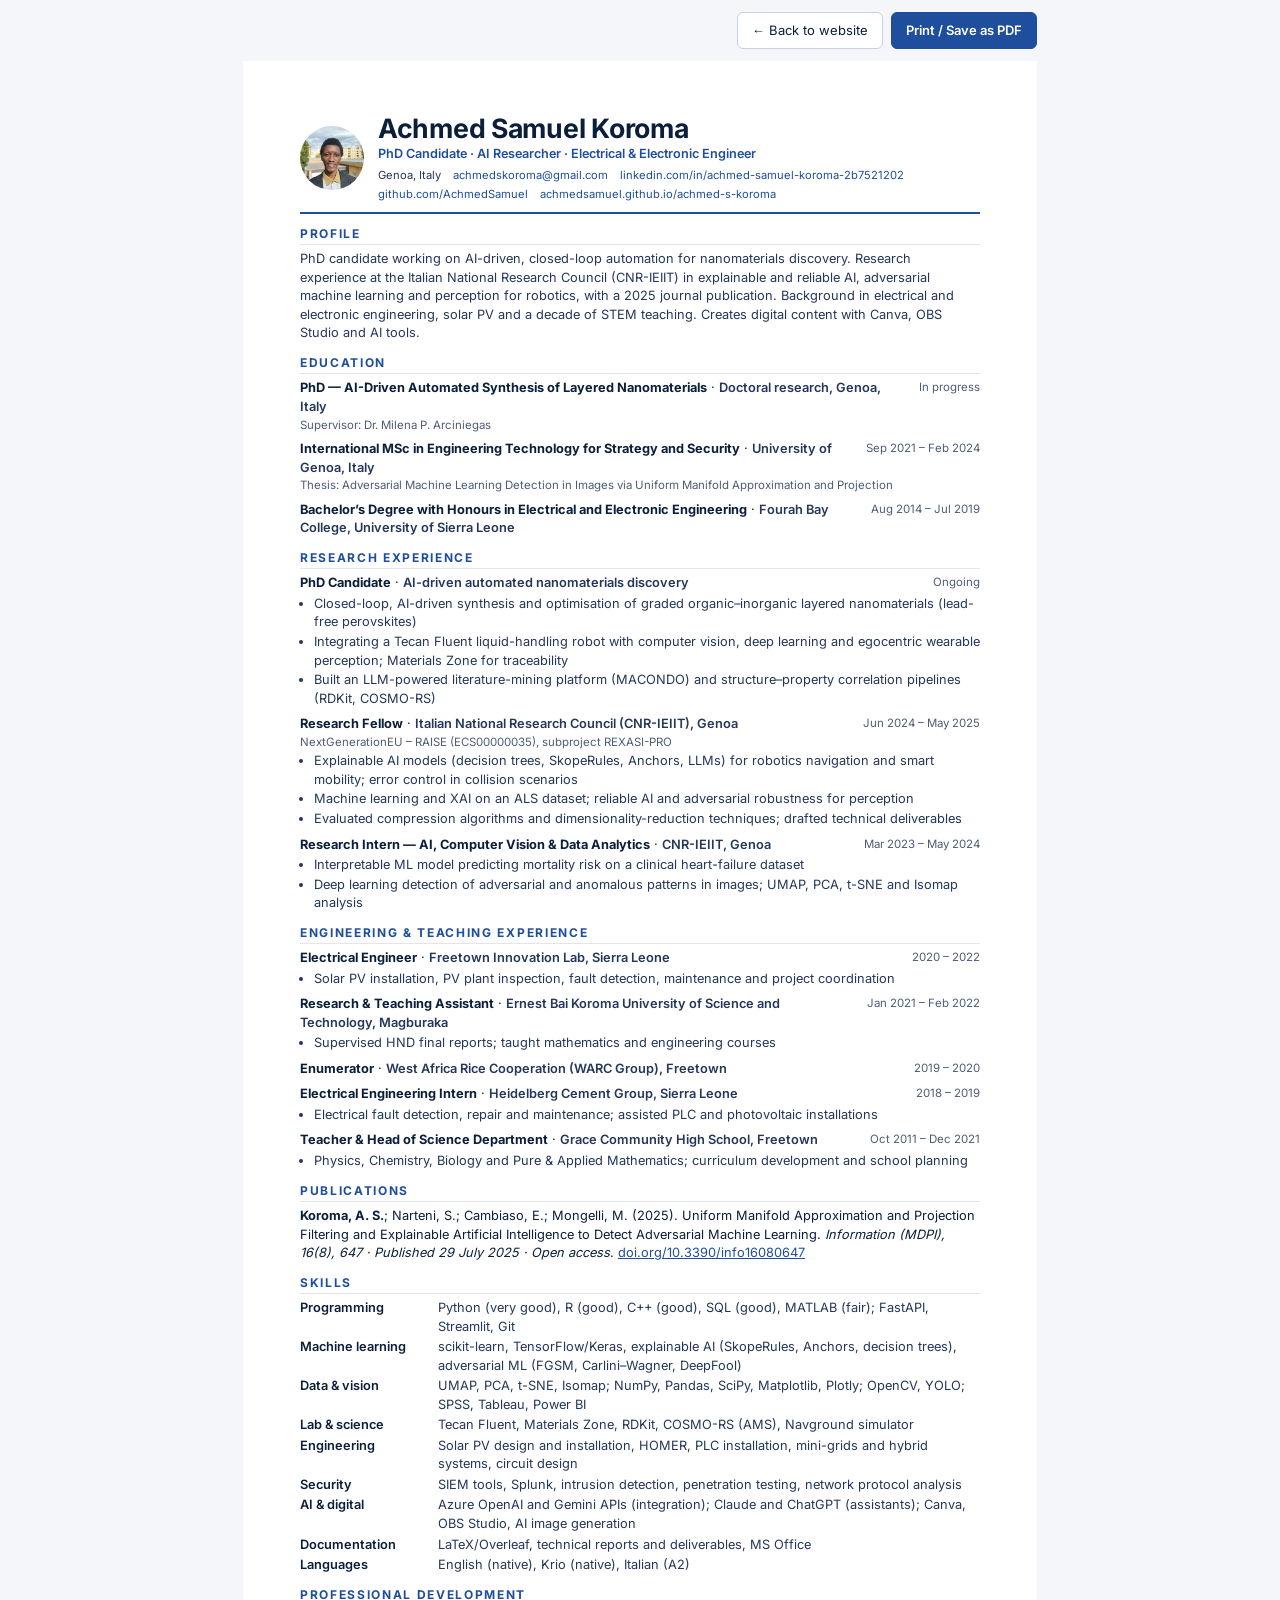
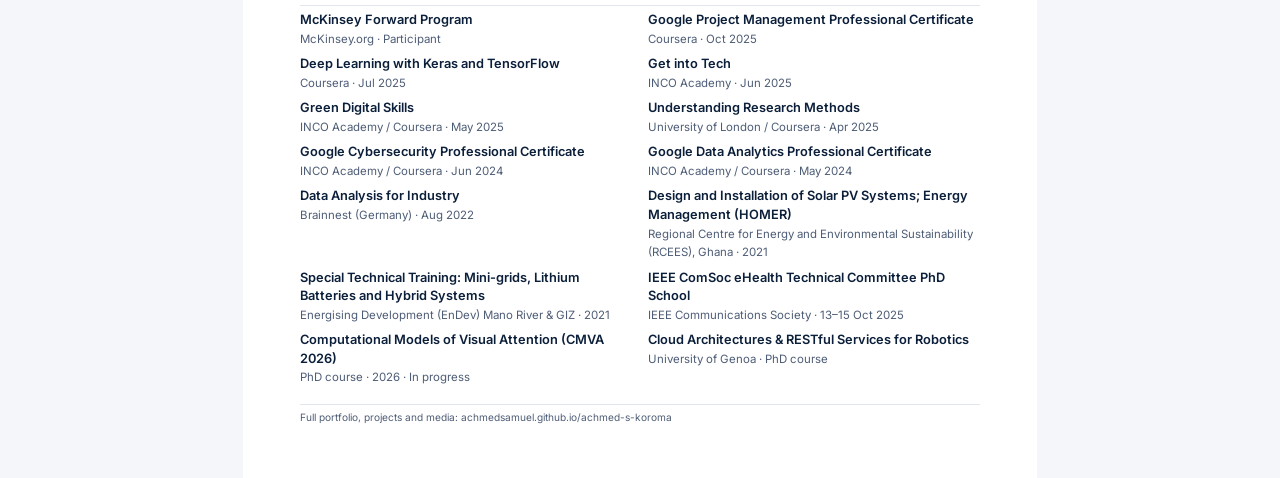
<file: achmed-s-koroma-cv-model2/achmed-s-koroma/cv.html>
<!DOCTYPE html>
<html lang="en">
<head>
  <meta charset="UTF-8" />
  <meta name="viewport" content="width=device-width, initial-scale=1.0" />
  <title>Achmed Samuel Koroma — CV</title>
  <meta name="description" content="Printable CV of Achmed Samuel Koroma — AI researcher and electrical engineer, Genoa, Italy." />
  <meta name="robots" content="noindex" />
  <style>
    @font-face { font-family: "Inter"; font-weight: 400; src: url("assets/fonts/inter-latin-400-normal.woff2") format("woff2"); }
    @font-face { font-family: "Inter"; font-weight: 600; src: url("assets/fonts/inter-latin-600-normal.woff2") format("woff2"); }
    @font-face { font-family: "Inter"; font-weight: 700; src: url("assets/fonts/inter-latin-700-normal.woff2") format("woff2"); }
    @page { size: A4; margin: 14mm 15mm; }
    * { box-sizing: border-box; margin: 0; padding: 0; }
    body { font-family: "Inter", Arial, sans-serif; color: #0B1F3A; font-size: 9.6pt; line-height: 1.45; background: #F4F6FA; }
    .page { max-width: 210mm; margin: 0 auto; background: #fff; padding: 14mm 15mm; }
    a { color: #1E4E9C; text-decoration: none; }
    .item a { text-decoration: underline; }
    .toolbar { max-width: 210mm; margin: 12px auto; display: flex; gap: 8px; justify-content: flex-end; font-size: 13px; }
    .toolbar a, .toolbar button { font: inherit; padding: 8px 14px; border-radius: 6px; border: 1px solid #C8D1DE; background: #fff; color: #0B1F3A; cursor: pointer; }
    .toolbar button { background: #1E4E9C; color: #fff; border-color: #1E4E9C; font-weight: 600; }
    header { display: flex; gap: 14px; align-items: center; border-bottom: 2px solid #1E4E9C; padding-bottom: 10px; margin-bottom: 10px; }
    header img { width: 64px; height: 64px; border-radius: 50%; object-fit: cover; }
    h1 { font-size: 20pt; line-height: 1.1; letter-spacing: -.01em; }
    .headline { font-size: 9.5pt; font-weight: 600; color: #1E4E9C; margin: 2px 0 4px; }
    .contact { font-size: 8.4pt; color: #24375A; display: flex; flex-wrap: wrap; gap: 2px 12px; }
    h2 { font-size: 9pt; letter-spacing: .14em; text-transform: uppercase; color: #1E4E9C; margin: 11px 0 5px; padding-bottom: 2px; border-bottom: 1px solid #E1E6EE; }
    .summary { color: #24375A; }
    .item { margin-bottom: 7px; break-inside: avoid; }
    .row { display: flex; justify-content: space-between; gap: 10px; }
    .role { font-weight: 700; }
    .org { color: #24375A; font-weight: 600; }
    .when { color: #4E5D76; white-space: nowrap; font-size: 8.6pt; }
    ul { padding-left: 14px; color: #24375A; margin-top: 2px; }
    li { margin-bottom: 1px; }
    .skills { display: grid; grid-template-columns: 34mm 1fr; gap: 2px 10px; color: #24375A; }
    .skills dt { font-weight: 600; color: #0B1F3A; }
    .two { display: grid; grid-template-columns: 1fr 1fr; gap: 0 16px; }
    .small { font-size: 8.6pt; color: #4E5D76; }
    .footer-note { margin-top: 10px; font-size: 7.6pt; color: #4E5D76; border-top: 1px solid #E1E6EE; padding-top: 5px; }
    @media print {
      body { background: #fff; }
      .toolbar { display: none; }
      .page { padding: 0; max-width: none; }
    }
    @media (max-width: 600px) { .page { padding: 18px 16px; } .row { flex-direction: column; gap: 0; } .two, .skills { grid-template-columns: 1fr; } }
  </style>
</head>
<body>
  <nav class="toolbar" aria-label="CV page">
    <a href="./">&larr; Back to website</a>
    <button type="button" onclick="window.print()">Print / Save as PDF</button>
  </nav>
  <main class="page">
    <header>
      <img src="assets/profile-240.jpg" alt="Portrait of Achmed Samuel Koroma" width="64" height="64" />
      <div>
        <h1>Achmed Samuel Koroma</h1>
        <div class="headline">PhD Candidate &middot; AI Researcher &middot; Electrical &amp; Electronic Engineer</div>
        <div class="contact">
          <span>Genoa, Italy</span>
          <a href="mailto:achmedskoroma@gmail.com">achmedskoroma@gmail.com</a>
          <a href="https://www.linkedin.com/in/achmed-samuel-koroma-2b7521202/">linkedin.com/in/achmed-samuel-koroma-2b7521202</a>
          <a href="https://github.com/AchmedSamuel">github.com/AchmedSamuel</a>
          <a href="https://achmedsamuel.github.io/achmed-s-koroma/">achmedsamuel.github.io/achmed-s-koroma</a>
        </div>
      </div>
    </header>

    <h2>Profile</h2>
    <p class="summary">PhD candidate working on AI-driven, closed-loop automation for nanomaterials discovery. Research experience at the Italian National Research Council (CNR-IEIIT) in explainable and reliable AI, adversarial machine learning and perception for robotics, with a 2025 journal publication. Background in electrical and electronic engineering, solar PV and a decade of STEM teaching. Creates digital content with Canva, OBS Studio and AI tools.</p>

    <h2>Education</h2>
    <div class="item"><div class="row"><span><span class="role">PhD &mdash; AI-Driven Automated Synthesis of Layered Nanomaterials</span> &middot; <span class="org">Doctoral research, Genoa, Italy</span></span><span class="when">In progress</span></div>
      <div class="small">Supervisor: Dr. Milena P. Arciniegas</div></div>
    <div class="item"><div class="row"><span><span class="role">International MSc in Engineering Technology for Strategy and Security</span> &middot; <span class="org">University of Genoa, Italy</span></span><span class="when">Sep 2021 &ndash; Feb 2024</span></div>
      <div class="small">Thesis: Adversarial Machine Learning Detection in Images via Uniform Manifold Approximation and Projection</div></div>
    <div class="item"><div class="row"><span><span class="role">Bachelor&rsquo;s Degree with Honours in Electrical and Electronic Engineering</span> &middot; <span class="org">Fourah Bay College, University of Sierra Leone</span></span><span class="when">Aug 2014 &ndash; Jul 2019</span></div></div>

    <h2>Research Experience</h2>
    <div class="item"><div class="row"><span><span class="role">PhD Candidate</span> &middot; <span class="org">AI-driven automated nanomaterials discovery</span></span><span class="when">Ongoing</span></div>
      <ul>
        <li>Closed-loop, AI-driven synthesis and optimisation of graded organic&ndash;inorganic layered nanomaterials (lead-free perovskites)</li>
        <li>Integrating a Tecan Fluent liquid-handling robot with computer vision, deep learning and egocentric wearable perception; Materials Zone for traceability</li>
        <li>Built an LLM-powered literature-mining platform (MACONDO) and structure&ndash;property correlation pipelines (RDKit, COSMO-RS)</li>
      </ul></div>
    <div class="item"><div class="row"><span><span class="role">Research Fellow</span> &middot; <span class="org">Italian National Research Council (CNR-IEIIT), Genoa</span></span><span class="when">Jun 2024 &ndash; May 2025</span></div>
      <div class="small">NextGenerationEU &ndash; RAISE (ECS00000035), subproject REXASI-PRO</div>
      <ul>
        <li>Explainable AI models (decision trees, SkopeRules, Anchors, LLMs) for robotics navigation and smart mobility; error control in collision scenarios</li>
        <li>Machine learning and XAI on an ALS dataset; reliable AI and adversarial robustness for perception</li>
        <li>Evaluated compression algorithms and dimensionality-reduction techniques; drafted technical deliverables</li>
      </ul></div>
    <div class="item"><div class="row"><span><span class="role">Research Intern &mdash; AI, Computer Vision &amp; Data Analytics</span> &middot; <span class="org">CNR-IEIIT, Genoa</span></span><span class="when">Mar 2023 &ndash; May 2024</span></div>
      <ul>
        <li>Interpretable ML model predicting mortality risk on a clinical heart-failure dataset</li>
        <li>Deep learning detection of adversarial and anomalous patterns in images; UMAP, PCA, t-SNE and Isomap analysis</li>
      </ul></div>

    <h2>Engineering &amp; Teaching Experience</h2>
    <div class="item"><div class="row"><span><span class="role">Electrical Engineer</span> &middot; <span class="org">Freetown Innovation Lab, Sierra Leone</span></span><span class="when">2020 &ndash; 2022</span></div>
      <ul><li>Solar PV installation, PV plant inspection, fault detection, maintenance and project coordination</li></ul></div>
    <div class="item"><div class="row"><span><span class="role">Research &amp; Teaching Assistant</span> &middot; <span class="org">Ernest Bai Koroma University of Science and Technology, Magburaka</span></span><span class="when">Jan 2021 &ndash; Feb 2022</span></div>
      <ul><li>Supervised HND final reports; taught mathematics and engineering courses</li></ul></div>
    <div class="item"><div class="row"><span><span class="role">Enumerator</span> &middot; <span class="org">West Africa Rice Cooperation (WARC Group), Freetown</span></span><span class="when">2019 &ndash; 2020</span></div></div>
    <div class="item"><div class="row"><span><span class="role">Electrical Engineering Intern</span> &middot; <span class="org">Heidelberg Cement Group, Sierra Leone</span></span><span class="when">2018 &ndash; 2019</span></div>
      <ul><li>Electrical fault detection, repair and maintenance; assisted PLC and photovoltaic installations</li></ul></div>
    <div class="item"><div class="row"><span><span class="role">Teacher &amp; Head of Science Department</span> &middot; <span class="org">Grace Community High School, Freetown</span></span><span class="when">Oct 2011 &ndash; Dec 2021</span></div>
      <ul><li>Physics, Chemistry, Biology and Pure &amp; Applied Mathematics; curriculum development and school planning</li></ul></div>

    <h2>Publications</h2>
    <div id="cv-pubs"></div>

    <h2>Skills</h2>
    <dl class="skills">
      <dt>Programming</dt><dd>Python (very good), R (good), C++ (good), SQL (good), MATLAB (fair); FastAPI, Streamlit, Git</dd>
      <dt>Machine learning</dt><dd>scikit-learn, TensorFlow/Keras, explainable AI (SkopeRules, Anchors, decision trees), adversarial ML (FGSM, Carlini&ndash;Wagner, DeepFool)</dd>
      <dt>Data &amp; vision</dt><dd>UMAP, PCA, t-SNE, Isomap; NumPy, Pandas, SciPy, Matplotlib, Plotly; OpenCV, YOLO; SPSS, Tableau, Power BI</dd>
      <dt>Lab &amp; science</dt><dd>Tecan Fluent, Materials Zone, RDKit, COSMO-RS (AMS), Navground simulator</dd>
      <dt>Engineering</dt><dd>Solar PV design and installation, HOMER, PLC installation, mini-grids and hybrid systems, circuit design</dd>
      <dt>Security</dt><dd>SIEM tools, Splunk, intrusion detection, penetration testing, network protocol analysis</dd>
      <dt>AI &amp; digital</dt><dd>Azure OpenAI and Gemini APIs (integration); Claude and ChatGPT (assistants); Canva, OBS Studio, AI image generation</dd>
      <dt>Documentation</dt><dd>LaTeX/Overleaf, technical reports and deliverables, MS Office</dd>
      <dt>Languages</dt><dd>English (native), Krio (native), Italian (A2)</dd>
    </dl>

    <h2>Professional Development</h2>
    <div id="cv-dev" class="two"></div>

    <p class="footer-note">Full portfolio, projects and media: achmedsamuel.github.io/achmed-s-koroma</p>
  </main>
  <script src="data/content.js"></script>
  <script>
    (function () {
      var D = window.SITE_CONTENT || {};
      function esc(s) { return String(s == null ? '' : s).replace(/&/g,'&amp;').replace(/</g,'&lt;').replace(/>/g,'&gt;'); }
      var pubs = document.getElementById('cv-pubs');
      pubs.innerHTML = (D.publications || []).map(function (p) {
        var link = (p.links || []).filter(function (l) { return /doi\.org/.test(l.url); })[0] || (p.links || [])[0];
        return '<div class="item">' + esc(p.authors).replace('Koroma, A. S.', '<strong>Koroma, A. S.</strong>') +
          ' (' + esc(p.year) + '). ' + esc(p.title) + '. <em>' + esc(p.venue) + '</em>' +
          (link ? '. <a href="' + esc(link.url) + '">' + esc(link.url.replace(/^https?:\/\//, '')) + '</a>' : '') + '</div>';
      }).join('');
      var dev = document.getElementById('cv-dev');
      dev.innerHTML = (D.development || []).map(function (d) {
        var meta = [d.issuer, d.date, d.status].filter(Boolean).map(esc).join(' &middot; ');
        return '<div class="item"><span class="role" style="font-weight:600">' + esc(d.name) + '</span><br><span class="small">' + meta + '</span></div>';
      }).join('');
    })();
  </script>
</body>
</html>
</file>
<file: achmed-s-koroma-cv-model2/achmed-s-koroma/styles.css>
/* =====================================================================
   Achmed Samuel Koroma — portfolio styles
   Colours are defined once as tokens below (light + dark theme).
   ===================================================================== */

@font-face { font-family: "Inter"; font-style: normal; font-weight: 400; font-display: swap; src: url("assets/fonts/inter-latin-400-normal.woff2") format("woff2"); }
@font-face { font-family: "Inter"; font-style: normal; font-weight: 500; font-display: swap; src: url("assets/fonts/inter-latin-500-normal.woff2") format("woff2"); }
@font-face { font-family: "Inter"; font-style: normal; font-weight: 600; font-display: swap; src: url("assets/fonts/inter-latin-600-normal.woff2") format("woff2"); }
@font-face { font-family: "Inter"; font-style: normal; font-weight: 700; font-display: swap; src: url("assets/fonts/inter-latin-700-normal.woff2") format("woff2"); }

*, *::before, *::after { box-sizing: border-box; margin: 0; padding: 0; }

:root {
  color-scheme: light;
  --bg:            #FFFFFF;
  --bg2:           #F4F6FA;
  --surface:       #FFFFFF;
  --border:        #E1E6EE;
  --border2:       #C8D1DE;
  --ink:           #0B1F3A;   /* dark navy */
  --ink2:          #24375A;
  --mid:           #4E5D76;
  --faint:         #5E6B82;
  --accent:        #1E4E9C;   /* restrained blue */
  --accent-strong: #163C7A;
  --accent-soft:   #EAF0FA;
  --accent-border: #C7D6EE;
  --on-accent:     #FFFFFF;
  --nav-bg:        rgba(255,255,255,.94);
  --shadow:        0 6px 24px rgba(11,31,58,.07);
  --hero-glow:     rgba(30,78,156,.08);
}

:root[data-theme="dark"] {
  color-scheme: dark;
  --bg:            #0B1220;
  --bg2:           #0F182A;
  --surface:       #131E33;
  --border:        #22314D;
  --border2:       #33466B;
  --ink:           #E8EEF8;
  --ink2:          #C7D2E5;
  --mid:           #A3B3CC;
  --faint:         #95A6C2;
  --accent:        #8AB4F8;
  --accent-strong: #B5CFFB;
  --accent-soft:   rgba(138,180,248,.12);
  --accent-border: rgba(138,180,248,.32);
  --on-accent:     #0B1220;
  --nav-bg:        rgba(11,18,32,.92);
  --shadow:        0 6px 24px rgba(0,0,0,.35);
  --hero-glow:     rgba(138,180,248,.10);
}

html { scroll-behavior: smooth; scroll-padding-top: 76px; }
body {
  font-family: "Inter", system-ui, -apple-system, "Segoe UI", Roboto, sans-serif;
  background: var(--bg); color: var(--ink);
  line-height: 1.7; overflow-x: hidden;
  -webkit-font-smoothing: antialiased;
}
img { max-width: 100%; display: block; }
a { color: var(--accent); }
a:hover { color: var(--accent-strong); }
:focus-visible { outline: 2px solid var(--accent); outline-offset: 3px; border-radius: 3px; }

.sr-only { position: absolute !important; width: 1px; height: 1px; padding: 0; margin: -1px; overflow: hidden; clip: rect(0 0 0 0); white-space: nowrap; border: 0; }

.skip-link {
  position: absolute; left: 1rem; top: -100px; z-index: 300;
  background: var(--accent); color: var(--on-accent); padding: .6rem 1rem; border-radius: 4px;
  font-size: .85rem; font-weight: 600; text-decoration: none;
}
.skip-link:focus { top: 1rem; color: var(--on-accent); }

/* ── NAV ─────────────────────────────────────────────────────────── */
.site-nav {
  position: fixed; top: 0; left: 0; right: 0; z-index: 100;
  display: flex; align-items: center; justify-content: space-between; gap: 1rem;
  padding: .95rem 3rem; background: var(--nav-bg);
  backdrop-filter: blur(14px); -webkit-backdrop-filter: blur(14px);
  border-bottom: 1px solid var(--border); transition: box-shadow .3s;
}
.site-nav.scrolled { box-shadow: var(--shadow); }
.nav-brand { font-size: .95rem; font-weight: 700; color: var(--ink); text-decoration: none; letter-spacing: .01em; white-space: nowrap; }
.nav-brand span { color: var(--accent); }
.nav-links { display: flex; gap: 1.5rem; list-style: none; }
.nav-links a {
  font-size: .72rem; letter-spacing: .08em; text-transform: uppercase; font-weight: 600;
  color: var(--mid); text-decoration: none; padding: .25rem 0; position: relative; white-space: nowrap;
}
.nav-links a::after {
  content: ""; position: absolute; left: 0; right: 0; bottom: -2px; height: 2px; background: var(--accent);
  transform: scaleX(0); transform-origin: left; transition: transform .25s;
}
.nav-links a:hover, .nav-links a.active { color: var(--ink); }
.nav-links a:hover::after, .nav-links a.active::after { transform: scaleX(1); }
.nav-actions { display: flex; align-items: center; gap: .5rem; }
.icon-btn {
  width: 38px; height: 38px; border-radius: 6px; border: 1px solid var(--border2);
  background: var(--surface); color: var(--ink2); display: inline-flex; align-items: center; justify-content: center;
  cursor: pointer; transition: border-color .2s, color .2s;
}
.icon-btn:hover { border-color: var(--accent); color: var(--accent); }
.icon-btn svg { width: 18px; height: 18px; }
.theme-toggle .icon-sun { display: none; }
:root[data-theme="dark"] .theme-toggle .icon-sun { display: block; }
:root[data-theme="dark"] .theme-toggle .icon-moon { display: none; }
.menu-toggle { display: none; }

/* ── LAYOUT BASE ─────────────────────────────────────────────────── */
section { padding: 5.5rem 3rem; }
.container { max-width: 1120px; margin: 0 auto; }
.alt { background: var(--bg2); }
.sec-label {
  font-size: .68rem; letter-spacing: .2em; text-transform: uppercase; color: var(--accent);
  font-weight: 700; margin-bottom: .75rem; display: flex; align-items: center; gap: .7rem;
}
.sec-label::before { content: ""; width: 20px; height: 2px; background: var(--accent); border-radius: 2px; }
.sec-title { font-size: clamp(1.7rem, 3vw, 2.25rem); font-weight: 700; color: var(--ink); line-height: 1.2; letter-spacing: -.015em; margin-bottom: .75rem; }
.sec-title em { font-style: normal; color: var(--accent); }
.sec-intro { font-size: .95rem; color: var(--mid); max-width: 680px; margin-bottom: 2.75rem; }
.sub-title { font-size: 1.05rem; font-weight: 700; color: var(--ink); margin: 3.25rem 0 1.25rem; }
.group-title {
  font-size: .68rem; letter-spacing: .16em; text-transform: uppercase; color: var(--mid); font-weight: 700;
  margin-bottom: .9rem; padding-bottom: .5rem; border-bottom: 1px solid var(--border);
}

/* buttons */
.btn {
  display: inline-flex; align-items: center; gap: .5rem; padding: .78rem 1.5rem; border-radius: 6px;
  font-size: .78rem; letter-spacing: .06em; text-transform: uppercase; font-weight: 700; text-decoration: none;
  transition: background .2s, color .2s, border-color .2s, transform .2s; border: 1px solid transparent;
}
.btn svg { width: 16px; height: 16px; }
.btn-primary { background: var(--accent); color: var(--on-accent); }
.btn-primary:hover { background: var(--accent-strong); color: var(--on-accent); transform: translateY(-1px); }
.btn-outline { border-color: var(--border2); color: var(--ink); background: var(--surface); }
.btn-outline:hover { border-color: var(--accent); color: var(--accent); }

/* chips / pills / badges */
.chip-row { display: flex; flex-wrap: wrap; gap: .4rem; }
.chip {
  padding: .2rem .65rem; border-radius: 999px; font-size: .72rem; font-weight: 500;
  background: var(--surface); border: 1px solid var(--border2); color: var(--ink2);
}
.chip.strong { background: var(--accent-soft); border-color: var(--accent-border); color: var(--accent); font-weight: 600; }
.pill-row { display: flex; flex-wrap: wrap; gap: .38rem; }
.pill {
  padding: .3rem .78rem; border-radius: 4px; font-size: .78rem; background: var(--bg2);
  color: var(--ink2); border: 1px solid var(--border);
}
.alt .pill { background: var(--surface); }
.pill.key { background: var(--accent-soft); border-color: var(--accent-border); color: var(--accent); font-weight: 600; }
.pill small { color: var(--mid); font-weight: 500; }
.badge {
  display: inline-block; padding: .12rem .55rem; border-radius: 3px; font-size: .64rem; font-weight: 700;
  letter-spacing: .05em; text-transform: uppercase; background: var(--accent-soft); color: var(--accent);
  border: 1px solid var(--accent-border);
}
.badge.neutral { background: var(--bg2); color: var(--mid); border-color: var(--border2); }
.badge.solid { background: var(--accent); color: var(--on-accent); border-color: var(--accent); }

/* card base */
.card {
  background: var(--surface); border: 1px solid var(--border); border-radius: 8px; padding: 1.6rem;
  transition: border-color .2s, box-shadow .2s;
}
.card:hover { border-color: var(--border2); box-shadow: var(--shadow); }
.card-kind { font-size: .64rem; letter-spacing: .14em; text-transform: uppercase; color: var(--accent); font-weight: 700; margin-bottom: .55rem; }
.card-title { font-size: 1rem; font-weight: 700; color: var(--ink); line-height: 1.4; margin-bottom: .5rem; }
.card-text { font-size: .86rem; color: var(--mid); line-height: 1.72; }
.card-links { display: flex; flex-wrap: wrap; gap: .4rem 1.1rem; margin-top: 1rem; }
.card-links a { font-size: .8rem; font-weight: 600; text-decoration: none; }
.card-links a:hover { text-decoration: underline; }
.ext::after { content: " \2197"; }

/* ── HERO ───────────────────────────────────────────────────────── */
#home {
  min-height: 100vh; display: grid; grid-template-columns: 1.1fr .9fr; gap: 3rem; align-items: center;
  padding: 7.5rem 3rem 4.5rem; max-width: none;
  background:
    radial-gradient(ellipse 60% 60% at 0% 100%, var(--hero-glow), transparent 70%),
    linear-gradient(180deg, var(--bg2), var(--bg));
}
.hero-inner { max-width: 1120px; margin: 0 auto; width: 100%; display: contents; }
.hero-left { justify-self: end; max-width: 560px; width: 100%; }
.hero-right { justify-self: start; max-width: 460px; width: 100%; }
.hero-id { display: flex; align-items: center; gap: 1.1rem; margin-bottom: 1.6rem; }
.hero-photo { width: 96px; height: 96px; border-radius: 50%; object-fit: cover; border: 3px solid var(--surface); box-shadow: 0 0 0 2px var(--accent-border), var(--shadow); }
.hero-overline { font-size: .72rem; letter-spacing: .18em; text-transform: uppercase; color: var(--accent); font-weight: 700; }
.hero-name { font-size: clamp(2.5rem, 5vw, 3.9rem); font-weight: 700; line-height: 1.06; letter-spacing: -.025em; color: var(--ink); margin-bottom: 1rem; }
.hero-name em { font-style: normal; color: var(--accent); }
.hero-role { font-size: .8rem; letter-spacing: .1em; text-transform: uppercase; color: var(--ink2); font-weight: 600; margin-bottom: 1.4rem; }
.hero-summary { font-size: 1rem; color: var(--mid); line-height: 1.8; margin-bottom: 1.5rem; }
.hero-left .chip-row { margin-bottom: 2rem; }
.hero-ctas { display: flex; flex-wrap: wrap; gap: .75rem; margin-bottom: 1.6rem; }
.social-row { display: flex; gap: .5rem; }
.social-row a { width: 38px; height: 38px; border-radius: 50%; border: 1px solid var(--border2); display: inline-flex; align-items: center; justify-content: center; color: var(--ink2); background: var(--surface); transition: all .2s; }
.social-row a:hover { color: var(--accent); border-color: var(--accent); }
.social-row svg { width: 17px; height: 17px; }
.featured-label { font-size: .68rem; letter-spacing: .18em; text-transform: uppercase; color: var(--mid); font-weight: 700; margin-bottom: 1rem; }
.featured-list { display: flex; flex-direction: column; gap: .75rem; }
.featured {
  display: block; text-decoration: none; background: var(--surface); border: 1px solid var(--border);
  border-left: 3px solid var(--accent); border-radius: 8px; padding: 1.1rem 1.25rem; transition: transform .2s, box-shadow .2s;
}
.featured:hover { transform: translateX(3px); box-shadow: var(--shadow); }
.featured .card-kind { margin-bottom: .3rem; }
.featured-title { font-size: .95rem; font-weight: 700; color: var(--ink); line-height: 1.4; }
.featured-text { font-size: .8rem; color: var(--mid); margin-top: .25rem; line-height: 1.6; }

/* ── ABOUT ──────────────────────────────────────────────────────── */
.about-layout { display: grid; grid-template-columns: 1.15fr .85fr; gap: 3.5rem; align-items: start; }
.about-text p { font-size: .97rem; color: var(--ink2); line-height: 1.85; margin-bottom: 1.1rem; }
.facts { margin-top: 1.75rem; display: grid; grid-template-columns: auto 1fr; gap: .55rem 1.25rem; font-size: .86rem; }
.facts dt { color: var(--mid); font-weight: 600; }
.facts dd { color: var(--ink2); }
.edu-card { background: var(--surface); border: 1px solid var(--border); border-radius: 8px; padding: 1.25rem 1.35rem; margin-bottom: .7rem; }
.edu-degree { font-size: .93rem; font-weight: 700; color: var(--ink); line-height: 1.4; margin-bottom: .2rem; }
.edu-school { font-size: .82rem; color: var(--accent); font-weight: 600; }
.edu-year { font-size: .75rem; color: var(--faint); margin: .1rem 0 .5rem; }
.edu-note { font-size: .8rem; color: var(--mid); line-height: 1.6; margin-bottom: .6rem; }
.expertise-grid {
  display: grid; grid-template-columns: repeat(3, 1fr); gap: 1px; background: var(--border);
  border: 1px solid var(--border); border-radius: 8px; overflow: hidden;
}
.exp-card { background: var(--surface); padding: 1.9rem 1.75rem; }
.exp-num { font-size: .74rem; color: var(--accent); font-weight: 700; display: block; margin-bottom: .9rem; }
.exp-title { font-size: 1rem; font-weight: 700; color: var(--ink); margin-bottom: .5rem; line-height: 1.35; }
.exp-desc { font-size: .85rem; color: var(--mid); line-height: 1.75; }

/* ── EXPERIENCE ─────────────────────────────────────────────────── */
.exp-tabs { display: flex; flex-wrap: wrap; border-bottom: 1px solid var(--border2); margin-bottom: 2.5rem; }
.tab-btn {
  padding: .7rem 1.4rem; font: inherit; font-size: .74rem; letter-spacing: .08em; text-transform: uppercase; font-weight: 700;
  cursor: pointer; border: none; background: none; color: var(--mid); border-bottom: 2px solid transparent; margin-bottom: -1px;
}
.tab-btn[aria-selected="true"] { color: var(--ink); border-bottom-color: var(--accent); }
.tab-btn:hover { color: var(--ink); }
.tab-panel[hidden] { display: none; }
.timeline { position: relative; padding-left: 1.5rem; }
.timeline::before { content: ""; position: absolute; left: 0; top: 8px; bottom: 0; width: 2px; background: var(--border); border-radius: 2px; }
.t-item { position: relative; padding: 0 0 1.75rem 1.75rem; }
.t-dot { position: absolute; left: -1.85rem; top: .5rem; width: 12px; height: 12px; border-radius: 50%; background: var(--bg2); border: 2px solid var(--border2); }
.t-dot.now { background: var(--accent); border-color: var(--accent); }
.t-card { background: var(--surface); border: 1px solid var(--border); border-radius: 8px; padding: 1.5rem 1.6rem; }
.t-header { display: flex; justify-content: space-between; flex-wrap: wrap; gap: .4rem 1.5rem; margin-bottom: .75rem; }
.t-title { font-size: .98rem; font-weight: 700; color: var(--ink); }
.t-sub { font-size: .8rem; color: var(--mid); margin-top: .1rem; }
.t-meta { text-align: right; }
.t-org { font-size: .8rem; color: var(--accent); font-weight: 600; }
.t-date { font-size: .75rem; color: var(--faint); }
.t-body { font-size: .87rem; color: var(--mid); }
.t-body ul { padding-left: 1.1rem; }
.t-body li { margin-bottom: .3rem; }
.t-body li::marker { color: var(--accent); }
.t-tags { display: flex; flex-wrap: wrap; gap: .35rem; margin-top: .9rem; }

/* ── RESEARCH ───────────────────────────────────────────────────── */
.themes { margin-bottom: 2.5rem; }
.pub-card { border-left: 3px solid var(--accent); }
.pub-title { font-size: 1.08rem; font-weight: 700; color: var(--ink); line-height: 1.45; margin-bottom: .5rem; }
.pub-authors { font-size: .86rem; color: var(--ink2); }
.pub-authors strong { color: var(--ink); }
.pub-venue { font-size: .82rem; color: var(--mid); margin: .2rem 0 .7rem; }
.research-grid { display: grid; grid-template-columns: 1fr 1fr; gap: 1rem; margin-top: 1rem; }
.card-meta { font-size: .77rem; color: var(--faint); margin-top: .8rem; }

/* ── PROJECTS ───────────────────────────────────────────────────── */
.proj-grid { display: grid; grid-template-columns: repeat(3, 1fr); gap: 1rem; }
.proj-card { display: flex; flex-direction: column; }
.proj-card .card-text { flex: 1; }
.proj-top { display: flex; justify-content: space-between; align-items: flex-start; gap: .5rem; }
.stack { display: flex; flex-wrap: wrap; gap: .3rem; margin-top: 1rem; }
.stack span { font-size: .68rem; padding: .1rem .5rem; border-radius: 3px; background: var(--bg2); color: var(--ink2); border: 1px solid var(--border); }
.build-line { font-size: .72rem; color: var(--mid); margin-top: .75rem; }

/* ── SKILLS ─────────────────────────────────────────────────────── */
.skills-grid { display: grid; grid-template-columns: 1fr 1fr; gap: 2.25rem 3.5rem; }
.skill-note { font-size: .76rem; color: var(--mid); margin-top: .55rem; }

/* ── AI & DIGITAL ───────────────────────────────────────────────── */
.ai-layout { display: grid; grid-template-columns: 1fr 1fr; gap: 1.25rem; }
.ai-col { background: var(--surface); border: 1px solid var(--border); border-radius: 8px; padding: 1.6rem; }
.ai-col h3 { font-size: 1rem; font-weight: 700; color: var(--ink); margin-bottom: .25rem; display: flex; align-items: center; gap: .6rem; }
.ai-col > p { font-size: .82rem; color: var(--mid); margin-bottom: 1.1rem; }
.ai-item { padding: .85rem 0; border-top: 1px solid var(--border); }
.ai-tool { font-size: .9rem; font-weight: 700; color: var(--ink); }
.ai-use { font-size: .84rem; color: var(--mid); line-height: 1.65; margin-top: .15rem; }
.ai-use a { font-weight: 600; }

/* ── MEDIA ──────────────────────────────────────────────────────── */
.media-layout { display: grid; grid-template-columns: 300px 1fr; gap: 3rem; align-items: start; }
.video-frame { position: relative; width: 100%; aspect-ratio: 9 / 16; border-radius: 10px; overflow: hidden; background: #0B1220; border: 1px solid var(--border2); box-shadow: var(--shadow); }
.video-frame iframe { position: absolute; inset: 0; width: 100%; height: 100%; border: 0; }
.video-caption { font-size: .78rem; color: var(--mid); margin-top: .7rem; }
.video-list { display: flex; flex-direction: column; gap: 1.5rem; }
.channel-card { margin-bottom: 1.75rem; }
.channel-top { display: flex; align-items: center; gap: 1rem; margin-bottom: .9rem; }
.yt-icon { width: 44px; height: 44px; border-radius: 10px; background: #D3201A; display: flex; align-items: center; justify-content: center; flex-shrink: 0; }
.channel-name { font-size: 1.1rem; font-weight: 700; color: var(--ink); }
.channel-handle { font-size: .78rem; color: var(--mid); }
.channel-card .card-text { margin-bottom: 1.2rem; }
.bullets { list-style: none; display: grid; grid-template-columns: 1fr 1fr; gap: .55rem 1.5rem; margin-bottom: 1.75rem; }
.bullets li { font-size: .86rem; color: var(--ink2); padding-left: 1.1rem; position: relative; line-height: 1.6; }
.bullets li::before { content: ""; position: absolute; left: 0; top: .6rem; width: 6px; height: 6px; border-radius: 50%; background: var(--accent); }
.gallery { display: grid; grid-template-columns: repeat(3, 1fr); gap: .75rem; }
.gallery figure { margin: 0; border-radius: 8px; overflow: hidden; background: var(--surface); border: 1px solid var(--border); }
.gallery button { display: block; width: 100%; padding: 0; border: 0; background: none; cursor: zoom-in; }
.gallery img { width: 100%; aspect-ratio: 4 / 5; object-fit: cover; }
.gallery figcaption { font-size: .74rem; color: var(--mid); padding: .5rem .7rem; }
.empty-note { font-size: .82rem; color: var(--mid); padding: 1rem 1.2rem; border: 1px dashed var(--border2); border-radius: 8px; }
.lightbox { position: fixed; inset: 0; z-index: 250; background: rgba(5,10,20,.88); display: none; align-items: center; justify-content: center; padding: 2rem; }
.lightbox.open { display: flex; }
.lightbox img { max-height: 88vh; max-width: 92vw; border-radius: 6px; }
.lightbox .icon-btn { position: absolute; top: 1rem; right: 1rem; }

/* ── WEB DEVELOPMENT ────────────────────────────────────────────── */
.web-layout { display: grid; grid-template-columns: 1.1fr .9fr; gap: 1.25rem; align-items: start; }
.build-table { width: 100%; border-collapse: collapse; margin-top: .75rem; font-size: .85rem; }
.build-table th, .build-table td { text-align: left; padding: .7rem .6rem .7rem 0; border-top: 1px solid var(--border); vertical-align: top; }
.build-table th { width: 32%; color: var(--ink); font-weight: 700; }
.build-table td { color: var(--mid); }
.web-side { display: flex; flex-direction: column; gap: 1rem; }
.legend { display: flex; flex-wrap: wrap; gap: .5rem 1rem; margin-bottom: 1.5rem; font-size: .78rem; color: var(--mid); align-items: center; }

/* ── PROFESSIONAL DEVELOPMENT ───────────────────────────────────── */
.dev-grid { display: grid; grid-template-columns: 1fr 1fr; gap: 2.25rem 3.5rem; }
.dev-item { display: flex; gap: .85rem; padding: .75rem 0; border-bottom: 1px solid var(--border); }
.dev-item:last-child { border-bottom: none; }
.dev-dot { width: 7px; height: 7px; border-radius: 50%; background: var(--accent); flex-shrink: 0; margin-top: .55rem; }
.dev-name { font-size: .9rem; font-weight: 600; color: var(--ink); line-height: 1.45; }
.dev-detail { font-size: .78rem; color: var(--mid); margin-top: .1rem; }
.dev-detail .badge { margin-left: .35rem; vertical-align: 1px; }

/* ── CONTACT ────────────────────────────────────────────────────── */
.contact-layout { display: grid; grid-template-columns: 1fr 1fr; gap: 3.5rem; align-items: start; }
.contact-links { display: flex; flex-direction: column; gap: .55rem; margin-top: 1.75rem; }
.c-link {
  display: flex; align-items: center; gap: .95rem; padding: .85rem 1.1rem; border-radius: 8px;
  background: var(--surface); border: 1px solid var(--border); text-decoration: none; color: var(--ink);
  font-size: .9rem; transition: border-color .2s, transform .2s; overflow-wrap: anywhere;
}
a.c-link:hover { border-color: var(--accent); transform: translateX(3px); color: var(--ink); }
.c-icon { width: 36px; height: 36px; border-radius: 6px; background: var(--accent-soft); color: var(--accent); display: flex; align-items: center; justify-content: center; flex-shrink: 0; }
.c-icon svg { width: 18px; height: 18px; }
.c-link small { display: block; font-size: .72rem; color: var(--mid); }
.open-card { margin-bottom: .6rem; padding: 1.1rem 1.25rem; }
.open-card .card-title { margin-bottom: .2rem; font-size: .95rem; }

/* ── FOOTER ─────────────────────────────────────────────────────── */
.site-footer { border-top: 1px solid var(--border); background: var(--bg2); padding: 2rem 3rem; }
.footer-inner { max-width: 1120px; margin: 0 auto; display: flex; justify-content: space-between; align-items: center; flex-wrap: wrap; gap: 1rem; }
.footer-brand { font-weight: 700; color: var(--ink); font-size: .95rem; }
.footer-brand span { color: var(--accent); }
.footer-inner p { font-size: .78rem; color: var(--mid); }
.footer-links { display: flex; gap: 1rem; flex-wrap: wrap; }
.footer-links a { font-size: .8rem; font-weight: 600; text-decoration: none; }

.noscript-note { background: var(--accent-soft); color: var(--ink); padding: .75rem 1rem; border-radius: 6px; font-size: .85rem; margin-bottom: 1rem; }

/* ── REVEAL (subtle; disabled for reduced motion) ───────────────── */
.js .reveal { opacity: 0; transform: translateY(12px); transition: opacity .55s ease, transform .55s ease; }
.js .reveal.visible { opacity: 1; transform: none; }
@media (prefers-reduced-motion: reduce) {
  html { scroll-behavior: auto; }
  .js .reveal { opacity: 1; transform: none; transition: none; }
  *, *::before, *::after { transition-duration: 0s !important; animation-duration: 0s !important; }
}

/* ── RESPONSIVE ─────────────────────────────────────────────────── */
@media (max-width: 1240px) {
  .site-nav { padding: .85rem 1.5rem; }
  .menu-toggle { display: inline-flex; }
  .nav-links {
    display: none; position: absolute; top: 100%; left: 0; right: 0; flex-direction: column; gap: 0;
    background: var(--surface); border-bottom: 1px solid var(--border); box-shadow: var(--shadow); padding: .5rem 1.5rem 1rem;
  }
  .nav-links.open { display: flex; }
  .nav-links a { display: block; padding: .8rem 0; font-size: .8rem; border-bottom: 1px solid var(--border); }
  .nav-links li:last-child a { border-bottom: none; }
  .nav-links a::after { display: none; }
}
@media (max-width: 980px) {
  #home { grid-template-columns: 1fr; min-height: auto; padding: 6.5rem 1.5rem 3.5rem; gap: 2.5rem; }
  .hero-left, .hero-right { justify-self: stretch; max-width: 640px; margin: 0 auto; }
  .about-layout, .web-layout, .contact-layout, .media-layout { grid-template-columns: 1fr; gap: 2.5rem; }
  .media-layout .video-list { max-width: 320px; }
  .proj-grid, .expertise-grid { grid-template-columns: 1fr 1fr; }
}
@media (max-width: 720px) {
  section { padding: 4.25rem 1rem; }
  #home { padding: 6rem 1rem 3rem; }
  .site-nav { padding: .75rem 1rem; }
  .proj-grid, .expertise-grid, .research-grid, .skills-grid, .dev-grid, .ai-layout, .bullets { grid-template-columns: 1fr; }
  .gallery { grid-template-columns: 1fr 1fr; }
  .t-meta { text-align: left; }
  .timeline { padding-left: 1rem; }
  .t-item { padding-left: 1.25rem; }
  .t-dot { left: -1.35rem; }
  .t-card, .card, .ai-col { padding: 1.25rem; }
  .tab-btn { padding: .65rem .9rem; }
  .hero-photo { width: 80px; height: 80px; }
  .site-footer { padding: 1.75rem 1rem; }
  .build-table th { width: 38%; }
}

/* ── PRINT (Ctrl+P on the main page) ────────────────────────────── */
@media print {
  .site-nav, .hero-ctas, .social-row, .video-list, .lightbox, .exp-tabs, .skip-link { display: none !important; }
  .tab-panel[hidden] { display: block !important; }
  #home { min-height: auto; padding-top: 1rem; }
  section { padding: 1.5rem 0; }
  .js .reveal { opacity: 1; transform: none; }
}
</file>
